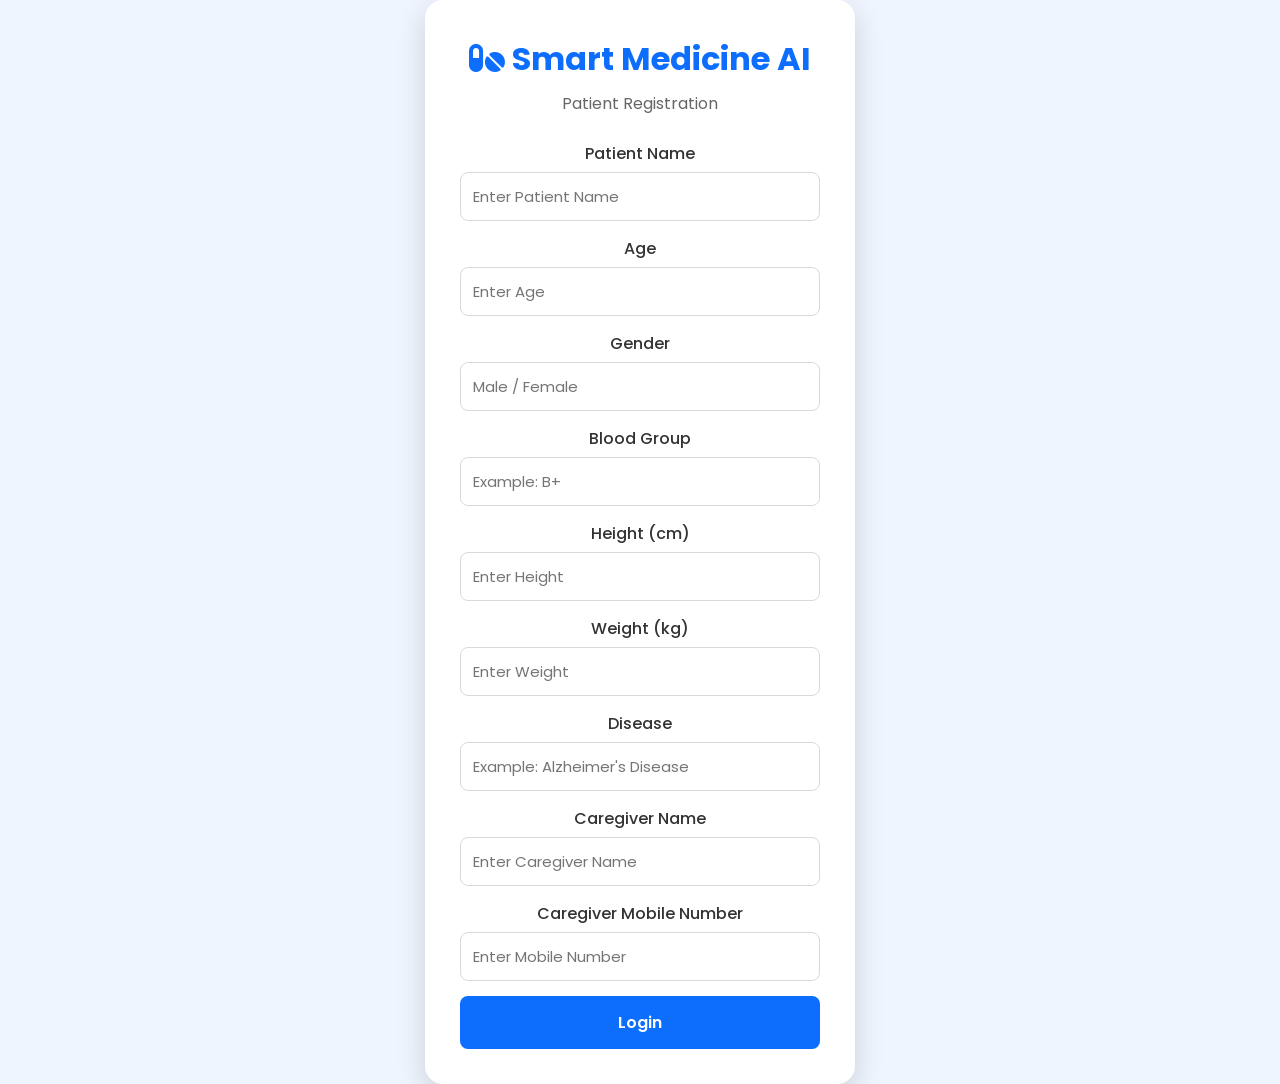
<file: index.html>
<!DOCTYPE html>
<html lang="en">

<head>

<meta charset="UTF-8">
<meta name="viewport" content="width=device-width, initial-scale=1.0">

<title>Login | Smart Medicine AI</title>

<link rel="stylesheet" href="css/style.css">

<link href="https://fonts.googleapis.com/css2?family=Poppins:wght@300;400;500;600;700&display=swap" rel="stylesheet">

<link rel="stylesheet"
href="https://cdnjs.cloudflare.com/ajax/libs/font-awesome/6.5.2/css/all.min.css">

<style>

*{
margin:0;
padding:0;
box-sizing:border-box;
font-family:'Poppins',sans-serif;
}

body{

background:#eef5ff;

display:flex;

justify-content:center;

align-items:center;

min-height:100vh;

}

.login-box{

width:430px;

background:#fff;

padding:35px;

border-radius:18px;

box-shadow:0 10px 30px rgba(0,0,0,0.15);

}

.login-box h1{

text-align:center;

color:#0d6efd;

margin-bottom:8px;

}

.login-box p{

text-align:center;

color:#666;

margin-bottom:25px;

}

.input-group{

margin-bottom:15px;

}

.input-group label{

display:block;

margin-bottom:6px;

font-weight:500;

color:#333;

}

.input-group input{

width:100%;

padding:12px;

border:1px solid #d9d9d9;

border-radius:8px;

font-size:15px;

outline:none;

transition:.3s;

}

.input-group input:focus{

border-color:#0d6efd;

box-shadow:0 0 5px rgba(13,110,253,.3);

}

.login-btn{

width:100%;

padding:14px;

background:#0d6efd;

color:#fff;

font-size:16px;

font-weight:600;

border:none;

border-radius:8px;

cursor:pointer;

transition:.3s;

}

.login-btn:hover{

background:#0b5ed7;

}

</style>

</head>

<body>

<div class="login-box">

<h1>

<i class="fa-solid fa-pills"></i>

Smart Medicine AI

</h1>

<p>Patient Registration</p>

<div class="input-group">

<label>Patient Name</label>

<input
type="text"
id="patientName"
placeholder="Enter Patient Name">

</div>

<div class="input-group">

<label>Age</label>

<input
type="number"
id="patientAge"
placeholder="Enter Age">

</div>

<div class="input-group">

<label>Gender</label>

<input
type="text"
id="gender"
placeholder="Male / Female">

</div>

<div class="input-group">

<label>Blood Group</label>

<input
type="text"
id="bloodGroup"
placeholder="Example: B+">

</div>
<div class="input-group">

<label>Height (cm)</label>

<input
type="number"
id="height"
placeholder="Enter Height">

</div>

<div class="input-group">

<label>Weight (kg)</label>

<input
type="number"
id="weight"
placeholder="Enter Weight">

</div>

<div class="input-group">

<label>Disease</label>

<input
type="text"
id="disease"
placeholder="Example: Alzheimer's Disease">

</div>

<div class="input-group">

<label>Caregiver Name</label>

<input
type="text"
id="caregiverName"
placeholder="Enter Caregiver Name">

</div>

<div class="input-group">

<label>Caregiver Mobile Number</label>

<input
type="tel"
id="caregiverNumber"
placeholder="Enter Mobile Number">

</div>

<button
class="login-btn"
onclick="loginUser()">

Login

</button>

</div>

<script>

function loginUser(){

localStorage.setItem(
"patientName",
document.getElementById("patientName").value
);

localStorage.setItem(
"patientAge",
document.getElementById("patientAge").value
);

localStorage.setItem(
"gender",
document.getElementById("gender").value
);

localStorage.setItem(
"bloodGroup",
document.getElementById("bloodGroup").value
);

localStorage.setItem(
"height",
document.getElementById("height").value
);

localStorage.setItem(
"weight",
document.getElementById("weight").value
);

localStorage.setItem(
"disease",
document.getElementById("disease").value
);

localStorage.setItem(
"caregiverName",
document.getElementById("caregiverName").value
);

localStorage.setItem(
"caregiverNumber",
document.getElementById("caregiverNumber").value
);
alert("Login Successful!");

window.location.href = "dashboard.html";

}

</script>

</body>

</html>
</file>
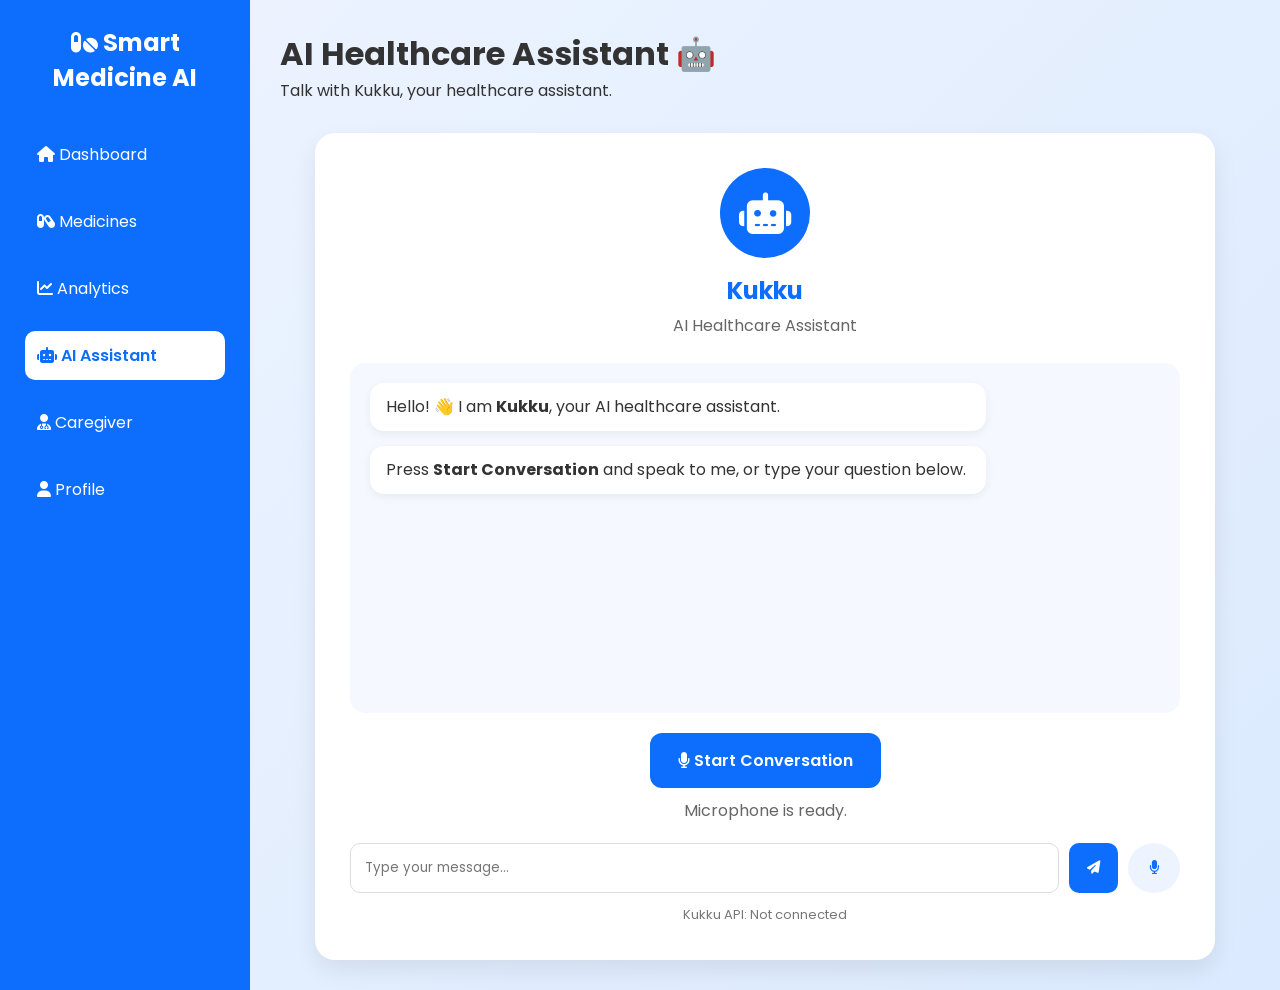
<file: ai.html>
<!DOCTYPE html>
<html lang="en">
<head>
<meta charset="UTF-8">
<meta name="viewport" content="width=device-width, initial-scale=1.0">

<title>Kukku | AI Healthcare Assistant</title>

<link rel="stylesheet" href="css/style.css">

<link href="https://fonts.googleapis.com/css2?family=Poppins:wght@300;400;500;600;700&display=swap" rel="stylesheet">

<link rel="stylesheet"
      href="https://cdnjs.cloudflare.com/ajax/libs/font-awesome/6.5.2/css/all.min.css">

<style>
.ai-main{
    flex:1;
    padding:30px;
}

.ai-container{
    max-width:900px;
    margin:0 auto;
}

.ai-card{
    background:#fff;
    border-radius:20px;
    padding:35px;
    box-shadow:0 10px 25px rgba(0,0,0,.08);
}

.ai-avatar{
    width:90px;
    height:90px;
    margin:0 auto 15px;
    border-radius:50%;
    background:#0d6efd;
    color:#fff;
    display:flex;
    align-items:center;
    justify-content:center;
    font-size:42px;
}

.ai-title{
    text-align:center;
}

.ai-title h2{
    color:#0d6efd;
    margin-bottom:5px;
}

.ai-title p{
    color:#666;
}

.chat-box{
    margin-top:25px;
    height:350px;
    overflow-y:auto;
    padding:20px;
    background:#f5f8ff;
    border-radius:15px;
}

.message{
    padding:12px 16px;
    border-radius:14px;
    margin-bottom:15px;
    max-width:78%;
    line-height:1.5;
    word-wrap:break-word;
}

.ai-message{
    background:#fff;
    box-shadow:0 3px 10px rgba(0,0,0,.06);
}

.user-message{
    background:#0d6efd;
    color:#fff;
    margin-left:auto;
}

.start-area{
    text-align:center;
    margin-top:20px;
}

.start-btn{
    border:0;
    background:#0d6efd;
    color:#fff;
    padding:15px 28px;
    border-radius:12px;
    font-size:16px;
    font-weight:600;
    cursor:pointer;
}

.start-btn:disabled{
    opacity:.7;
    cursor:not-allowed;
}

.mic-status{
    text-align:center;
    margin-top:10px;
    color:#666;
}

.input-area{
    display:flex;
    gap:10px;
    margin-top:20px;
}

.input-area input{
    flex:1;
    padding:14px;
    border:1px solid #ddd;
    border-radius:10px;
    font-family:Poppins;
}

.send-button,
.mic-button{
    border:0;
    border-radius:10px;
    padding:0 18px;
    background:#0d6efd;
    color:#fff;
    cursor:pointer;
}

.send-button:disabled{
    opacity:.7;
    cursor:not-allowed;
}

.mic-button{
    width:52px;
    padding:0;
    border-radius:50%;
    background:#eef4ff;
    color:#0d6efd;
}

.server-note{
    margin-top:12px;
    text-align:center;
    color:#777;
    font-size:13px;
}

@media(max-width:700px){
    .ai-main{
        padding:20px;
    }

    .input-area{
        flex-wrap:wrap;
    }

    .input-area input{
        min-width:100%;
        height:48px;
    }

    .send-button{
        height:48px;
    }

    .mic-button{
        height:48px;
    }
}
</style>
</head>

<body>

<div class="dashboard">

    <!-- SIDEBAR -->
    <div class="sidebar">

        <h2>
            <i class="fa-solid fa-pills"></i>
            Smart Medicine AI
        </h2>

        <ul>

            <li>
                <a href="dashboard.html">
                    <i class="fa-solid fa-house"></i>
                    Dashboard
                </a>
            </li>

            <li>
                <a href="medicines.html">
                    <i class="fa-solid fa-capsules"></i>
                    Medicines
                </a>
            </li>

            <li>
                <a href="analytics.html">
                    <i class="fa-solid fa-chart-line"></i>
                    Analytics
                </a>
            </li>

            <li class="active">
                <a href="ai.html">
                    <i class="fa-solid fa-robot"></i>
                    AI Assistant
                </a>
            </li>

            <li>
                <a href="caregiver.html">
                    <i class="fa-solid fa-user-doctor"></i>
                    Caregiver
                </a>
            </li>

            <li>
                <a href="profile.html">
                    <i class="fa-solid fa-user"></i>
                    Profile
                </a>
            </li>

        </ul>

    </div>


    <!-- MAIN -->
    <div class="ai-main">

        <div class="navbar">

            <div>
                <h1>AI Healthcare Assistant 🤖</h1>
                <p>Talk with Kukku, your healthcare assistant.</p>
            </div>

        </div>


        <div class="ai-container">

            <div class="ai-card">

                <div class="ai-avatar">
                    <i class="fa-solid fa-robot"></i>
                </div>


                <div class="ai-title">

                    <h2>Kukku</h2>

                    <p>
                        AI Healthcare Assistant
                    </p>

                </div>


                <!-- CHAT -->
                <div class="chat-box" id="chatBox">

                    <div class="message ai-message">
                        Hello! 👋 I am
                        <strong>Kukku</strong>,
                        your AI healthcare assistant.
                    </div>

                    <div class="message ai-message">
                        Press
                        <strong>Start Conversation</strong>
                        and speak to me, or type your question below.
                    </div>

                </div>


                <!-- VOICE -->
                <div class="start-area">

                    <button
                        class="start-btn"
                        id="startBtn"
                        onclick="startConversation()">

                        <i class="fa-solid fa-microphone"></i>
                        Start Conversation

                    </button>


                    <div
                        class="mic-status"
                        id="micStatus">

                        Microphone is ready.

                    </div>

                </div>


                <!-- INPUT -->
                <div class="input-area">

                    <input
                        id="userInput"
                        type="text"
                        placeholder="Type your message..."
                        autocomplete="off"
                    >

                    <button
                        class="send-button"
                        id="sendButton"
                        onclick="sendMessage()">

                        <i class="fa-solid fa-paper-plane"></i>

                    </button>


                    <button
                        class="mic-button"
                        onclick="startListening()"
                        title="Use microphone">

                        <i class="fa-solid fa-microphone"></i>

                    </button>

                </div>


                <!-- SERVER STATUS -->
                <div class="server-note">

                    Kukku API:
                    <span id="serverStatus">
                        Checking...
                    </span>

                </div>

            </div>

        </div>

    </div>

</div>


<script>

/* =========================================================
   KUKKU PRODUCTION API
   ========================================================= */

const KUKKU_API =
    "https://kukku-ai-backend.onrender.com/api/ask";

const KUKKU_HEALTH =
    "https://kukku-ai-backend.onrender.com/api/health";


/* =========================================================
   ELEMENTS
   ========================================================= */

const chatBox =
    document.getElementById("chatBox");

const userInput =
    document.getElementById("userInput");

const sendButton =
    document.getElementById("sendButton");

const startBtn =
    document.getElementById("startBtn");

const micStatus =
    document.getElementById("micStatus");

const serverStatus =
    document.getElementById("serverStatus");


/* =========================================================
   ADD MESSAGE
   ========================================================= */

function addMessage(text, type){

    const message =
        document.createElement("div");

    message.className =
        "message " +
        (type === "user"
            ? "user-message"
            : "ai-message");

    message.textContent = text;

    chatBox.appendChild(message);

    chatBox.scrollTop =
        chatBox.scrollHeight;
}


/* =========================================================
   LOADING MESSAGE
   ========================================================= */

function addLoadingMessage(){

    const message =
        document.createElement("div");

    message.className =
        "message ai-message";

    message.id =
        "kukkuLoading";

    message.textContent =
        "Kukku is thinking...";

    chatBox.appendChild(message);

    chatBox.scrollTop =
        chatBox.scrollHeight;
}


function removeLoadingMessage(){

    const loading =
        document.getElementById("kukkuLoading");

    if(loading){
        loading.remove();
    }

}


/* =========================================================
   SEND MESSAGE TO KUKKU
   ========================================================= */

async function sendToKukku(message){

    addLoadingMessage();

    sendButton.disabled = true;

    try{

        const response =
            await fetch(
                KUKKU_API,
                {
                    method:"POST",

                    headers:{
                        "Content-Type":
                            "application/json"
                    },

                    body:JSON.stringify({
                        question:message
                    })
                }
            );


        if(!response.ok){

            throw new Error(
                "HTTP error: " +
                response.status
            );

        }


        const data =
            await response.json();


        removeLoadingMessage();


        /*
         * KUKKU returns:
         *
         * {
         *   "answer":"...",
         *   "intent":"..."
         * }
         */

        const answer =
            data.answer ||
            "Kukku did not return an answer.";


        addMessage(
            answer,
            "ai"
        );


        /*
         * Optional voice output.
         * Currently disabled so we don't
         * change the existing UI behavior.
         */


    }

    catch(error){

        console.error(
            "KUKKU API error:",
            error
        );


        removeLoadingMessage();


        addMessage(
            "Kukku is currently unavailable. Please try again.",
            "ai"
        );

    }

    finally{

        sendButton.disabled = false;

    }

}


/* =========================================================
   SEND BUTTON
   ========================================================= */

function sendMessage(){

    const message =
        userInput.value.trim();


    if(!message){
        return;
    }


    addMessage(
        message,
        "user"
    );


    userInput.value = "";


    sendToKukku(message);

}


/* =========================================================
   START CONVERSATION
   ========================================================= */

function startConversation(){

    startListening();

}


/* =========================================================
   MICROPHONE
   ========================================================= */

function startListening(){

    const SpeechRecognition =
        window.SpeechRecognition ||
        window.webkitSpeechRecognition;


    if(!SpeechRecognition){

        micStatus.textContent =
            "Voice recognition is not supported in this browser.";

        return;

    }


    const recognition =
        new SpeechRecognition();


    recognition.lang =
        "en-IN";

    recognition.continuous =
        false;

    recognition.interimResults =
        false;


    micStatus.textContent =
        "🎙️ Listening...";

    startBtn.disabled =
        true;


    try{

        recognition.start();

    }

    catch(error){

        console.error(error);

        micStatus.textContent =
            "Microphone could not be started.";

        startBtn.disabled =
            false;

        return;

    }


    recognition.onresult =
        function(event){

            const question =
                event
                .results[0][0]
                .transcript;


            micStatus.textContent =
                "You said: " + question;


            addMessage(
                question,
                "user"
            );


            sendToKukku(
                question
            );

        };


    recognition.onerror =
        function(event){

            console.error(
                "Speech recognition error:",
                event.error
            );


            micStatus.textContent =
                "Microphone error. Please try again.";

        };


    recognition.onend =
        function(){

            startBtn.disabled =
                false;


            if(
                micStatus.textContent ===
                "🎙️ Listening..."
            ){

                micStatus.textContent =
                    "Microphone is ready.";

            }

        };

}


/* =========================================================
   ENTER KEY
   ========================================================= */

userInput.addEventListener(
    "keydown",
    function(event){

        if(event.key === "Enter"){

            event.preventDefault();

            sendMessage();

        }

    }
);


/* =========================================================
   CHECK KUKKU SERVER
   ========================================================= */

async function checkKukkuServer(){

    try{

        const response =
            await fetch(
                KUKKU_HEALTH
            );


        if(!response.ok){

            throw new Error(
                "Server unavailable"
            );

        }


        serverStatus.textContent =
            "Connected";


    }

    catch(error){

        console.error(
            "KUKKU health check:",
            error
        );


        serverStatus.textContent =
            "Not connected";

    }

}


/* =========================================================
   START SERVER CHECK
   ========================================================= */

checkKukkuServer();

</script>

</body>
</html>
</file>
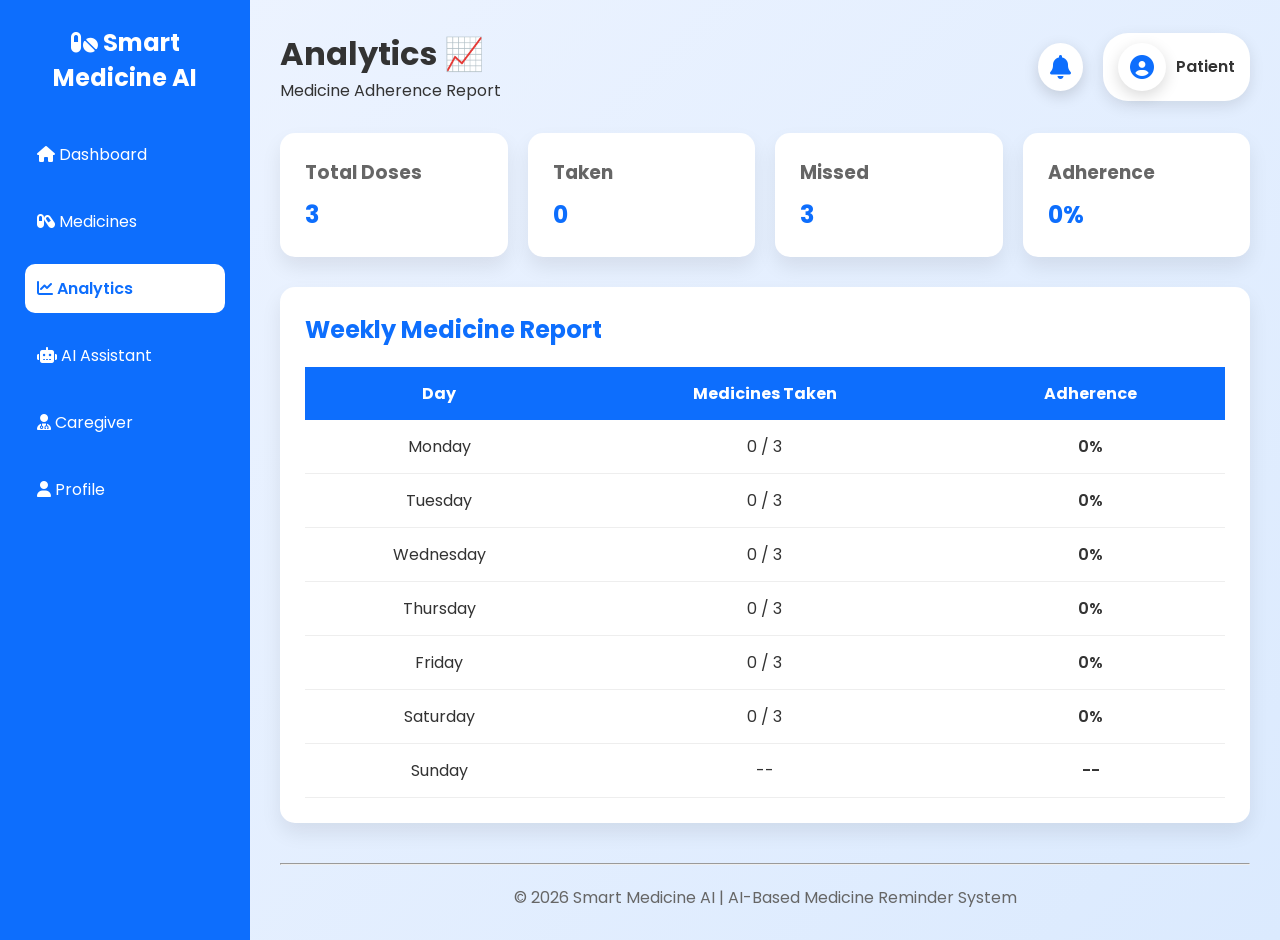
<file: analytics.html>
<!DOCTYPE html>
<html lang="en">

<head>

<meta charset="UTF-8">

<meta name="viewport"
content="width=device-width, initial-scale=1.0">

<title>Analytics | Smart Medicine AI</title>

<link rel="stylesheet"
href="css/style.css">

<link href="https://fonts.googleapis.com/css2?family=Poppins:wght@300;400;500;600;700&display=swap"
rel="stylesheet">

<link rel="stylesheet"
href="https://cdnjs.cloudflare.com/ajax/libs/font-awesome/6.5.2/css/all.min.css">

</head>


<body>


<div class="dashboard">


<div class="sidebar">

<h2>

<i class="fa-solid fa-pills"></i>

Smart Medicine AI

</h2>


<ul>

<li>

<a href="dashboard.html">

<i class="fa-solid fa-house"></i>

Dashboard

</a>

</li>


<li>

<a href="medicines.html">

<i class="fa-solid fa-capsules"></i>

Medicines

</a>

</li>


<li class="active">

<a href="analytics.html">

<i class="fa-solid fa-chart-line"></i>

Analytics

</a>

</li>


<li>

<a href="ai.html">

<i class="fa-solid fa-robot"></i>

AI Assistant

</a>

</li>


<li>

<a href="caregiver.html">

<i class="fa-solid fa-user-doctor"></i>

Caregiver

</a>

</li>


<li>

<a href="profile.html">

<i class="fa-solid fa-user"></i>

Profile

</a>

</li>

</ul>

</div>



<div class="main">


<div class="navbar">


<div>

<h1>
Analytics 📈
</h1>

<p>
Medicine Adherence Report
</p>

</div>


<div class="nav-icons">

<i class="fa-solid fa-bell"></i>


<div class="profile-box">

<i class="fa-solid fa-user-circle"></i>

<span id="topPatientName">
Patient
</span>

</div>

</div>

</div>



<div class="cards">


<div class="card">

<h3>
Total Doses
</h3>

<h2 id="totalDoses">
0
</h2>

</div>


<div class="card">

<h3>
Taken
</h3>

<h2 id="takenDoses">
0
</h2>

</div>


<div class="card">

<h3>
Missed
</h3>

<h2 id="missedDoses">
0
</h2>

</div>


<div class="card">

<h3>
Adherence
</h3>

<h2 id="adherence">
0%
</h2>

</div>


</div>



<div class="schedule">


<h2>
Weekly Medicine Report
</h2>


<div style="overflow-x:auto;">


<table>

<thead>

<tr>

<th>
Day
</th>

<th>
Medicines Taken
</th>

<th>
Adherence
</th>

</tr>

</thead>


<tbody id="weeklyReport">

</tbody>

</table>


</div>

</div>



<footer
style="text-align:center;margin-top:40px;color:#666;">

<hr style="margin-bottom:20px;">

<p>
© 2026 Smart Medicine AI |
AI-Based Medicine Reminder System
</p>

</footer>


</div>

</div>


<script src="js/script.js"></script>


<script>

function loadAnalytics(){

    const patientName =
        localStorage.getItem(
            "patientName"
        ) || "Patient";


    document.getElementById(
        "topPatientName"
    ).textContent =
        patientName;



    const medicines =
        getMedicines();


    const takenData =
        getTakenMedicines();


    const today =
        todayDate();


    const takenToday =
        takenData[today] || {};


    let takenCount = 0;


    medicines.forEach(
        function(medicine){

            if(
                takenToday[medicine.id]
            ){

                takenCount++;

            }

        }
    );


    const total =
        medicines.length;


    const missed =
        Math.max(
            total - takenCount,
            0
        );


    const adherence =
        total > 0

        ?

        Math.round(
            (takenCount / total) * 100
        )

        :

        0;



    document.getElementById(
        "totalDoses"
    ).textContent =
        total;


    document.getElementById(
        "takenDoses"
    ).textContent =
        takenCount;


    document.getElementById(
        "missedDoses"
    ).textContent =
        missed;


    document.getElementById(
        "adherence"
    ).textContent =
        adherence + "%";



    /* WEEKLY REPORT */

    const body =
        document.getElementById(
            "weeklyReport"
        );


    body.innerHTML = "";


    const days = [

        "Monday",

        "Tuesday",

        "Wednesday",

        "Thursday",

        "Friday",

        "Saturday",

        "Sunday"

    ];


    const now =
        new Date();


    const currentDay =
        now.getDay();


    const mondayOffset =
        currentDay === 0
        ? -6
        : 1 - currentDay;



    for(
        let i = 0;
        i < 7;
        i++
    ){

        const date =
            new Date();


        date.setDate(
            now.getDate() +
            mondayOffset +
            i
        );


        const year =
            date.getFullYear();


        const month =
            String(
                date.getMonth() + 1
            ).padStart(2,"0");


        const day =
            String(
                date.getDate()
            ).padStart(2,"0");


        const dateKey =
            year +
            "-" +
            month +
            "-" +
            day;


        const dayData =
            takenData[dateKey] || {};


        let dayTaken = 0;


        medicines.forEach(
            function(medicine){

                if(
                    dayData[
                        medicine.id
                    ]
                ){

                    dayTaken++;

                }

            }
        );


        const isFuture =
            date > now;


        const expected =
            isFuture
            ? 0
            : total;


        const percentage =
            expected > 0

            ?

            Math.round(
                (dayTaken / expected) * 100
            )

            :

            0;


        const row =
            document.createElement(
                "tr"
            );


        row.innerHTML =

            "<td>" +
            days[i] +
            "</td>" +

            "<td>" +

            (
                isFuture

                ?

                "--"

                :

                dayTaken +
                " / " +
                expected
            )

            +

            "</td>" +

            "<td style='font-weight:600;'>" +

            (
                isFuture

                ?

                "--"

                :

                percentage +
                "%"
            )

            +

            "</td>";


        body.appendChild(row);

    }

}


document.addEventListener(
    "DOMContentLoaded",
    loadAnalytics
);


window.addEventListener(
    "medicineStatusChanged",
    loadAnalytics
);


window.addEventListener(
    "storage",
    loadAnalytics
);

</script>

</body>

</html>
</file>
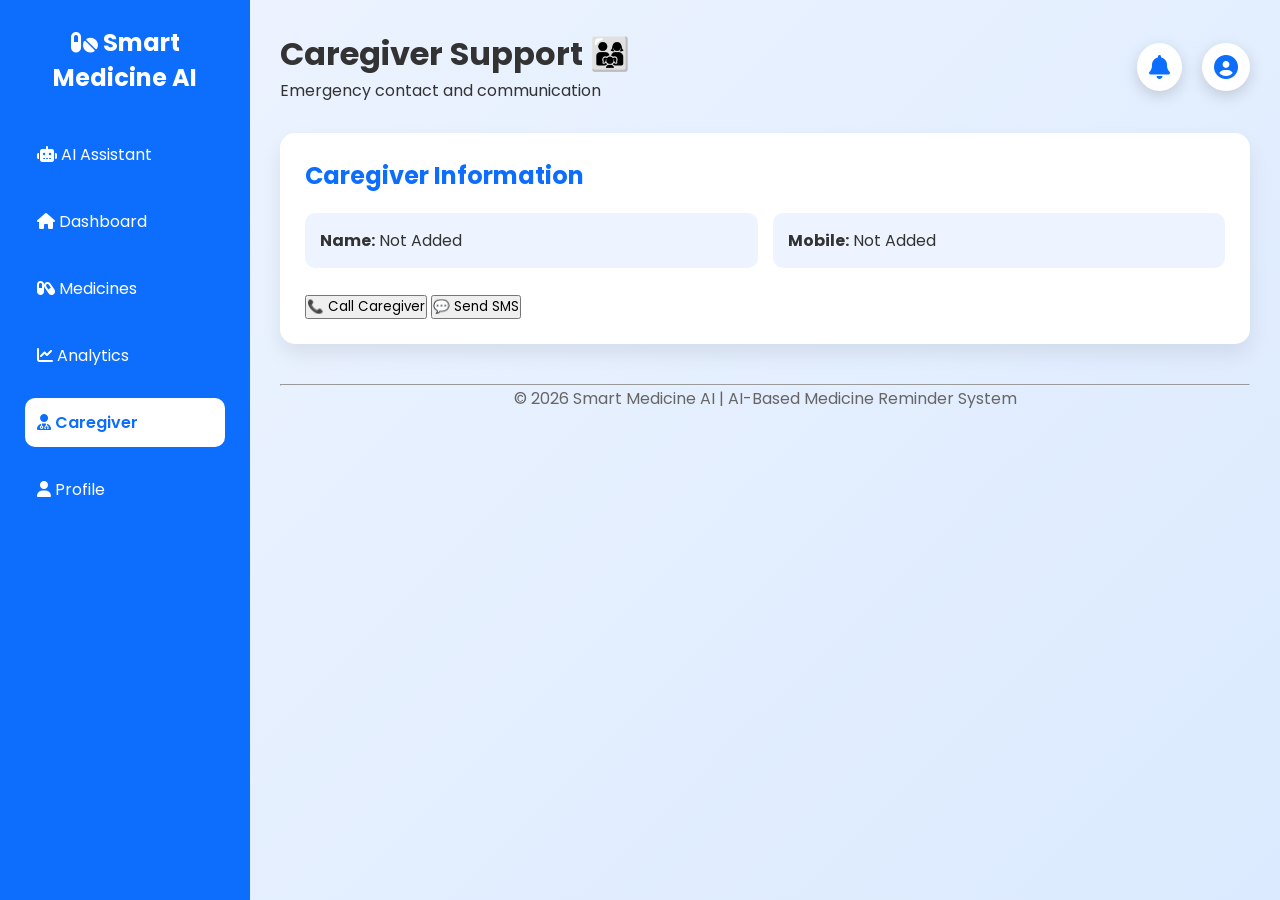
<file: caregiver.html>
<!DOCTYPE html>
<html lang="en">

<head>

<meta charset="UTF-8">
<meta name="viewport" content="width=device-width, initial-scale=1.0">

<title>Caregiver | Smart Medicine AI</title>

<link rel="stylesheet" href="css/style.css">

<link href="https://fonts.googleapis.com/css2?family=Poppins:wght@300;400;500;600;700&display=swap" rel="stylesheet">

<link rel="stylesheet"
href="https://cdnjs.cloudflare.com/ajax/libs/font-awesome/6.5.2/css/all.min.css">

</head>


<body>


<div class="dashboard">


<div class="sidebar">

<h2>
<i class="fa-solid fa-pills"></i>
Smart Medicine AI
</h2>


<ul>
    <li>
    <a href="ai.html">
        <i class="fa-solid fa-robot"></i>
        AI Assistant
    </a>
</li>

<li><a href="dashboard.html">
<i class="fa-solid fa-house"></i> Dashboard
</a></li>


<li><a href="medicines.html">
<i class="fa-solid fa-capsules"></i> Medicines
</a></li>


<li><a href="analytics.html">
<i class="fa-solid fa-chart-line"></i> Analytics
</a></li>


<li class="active"><a href="caregiver.html">
<i class="fa-solid fa-user-doctor"></i> Caregiver
</a></li>


<li><a href="profile.html">
<i class="fa-solid fa-user"></i> Profile
</a></li>


</ul>

</div>



<div class="main">


<div class="navbar">

<div>

<h1>Caregiver Support 👨‍👩‍👧</h1>

<p>Emergency contact and communication</p>

</div>


<div class="nav-icons">

<i class="fa-solid fa-bell"></i>

<i class="fa-solid fa-user-circle"></i>

</div>

</div>




<div class="patient-card">


<h2>Caregiver Information</h2>


<div class="patient-grid">


<div>
<strong>Name:</strong>
<span id="caregiverName">Not Added</span>
</div>


<div>
<strong>Mobile:</strong>
<span id="caregiverNumber">Not Added</span>
</div>


</div>


<br>


<button class="take-btn" onclick="callCaregiver()">

📞 Call Caregiver

</button>



<button class="take-btn" onclick="sendSMS()">

💬 Send SMS

</button>



</div>



<footer style="text-align:center; margin-top:40px; color:#666;">

<hr>

<p>
© 2026 Smart Medicine AI | AI-Based Medicine Reminder System
</p>

</footer>



</div>

</div>



<script src="js/script.js"></script>



<script>


window.onload=function(){


let name=localStorage.getItem("caregiverName");

let number=localStorage.getItem("caregiverNumber");


if(name){

document.getElementById("caregiverName").innerHTML=name;

}


if(number){

document.getElementById("caregiverNumber").innerHTML=number;

}


}



function callCaregiver(){


let number=localStorage.getItem("caregiverNumber");


if(number){

window.location.href="tel:"+number;

}

else{

alert("Please add caregiver number first");

}


}



function sendSMS(){


let number=localStorage.getItem("caregiverNumber");


if(number){

window.location.href=
"sms:"+number+"?body=Patient needs assistance.";

}

else{

alert("Please add caregiver number first");

}


}


</script>



</body>

</html>
</file>
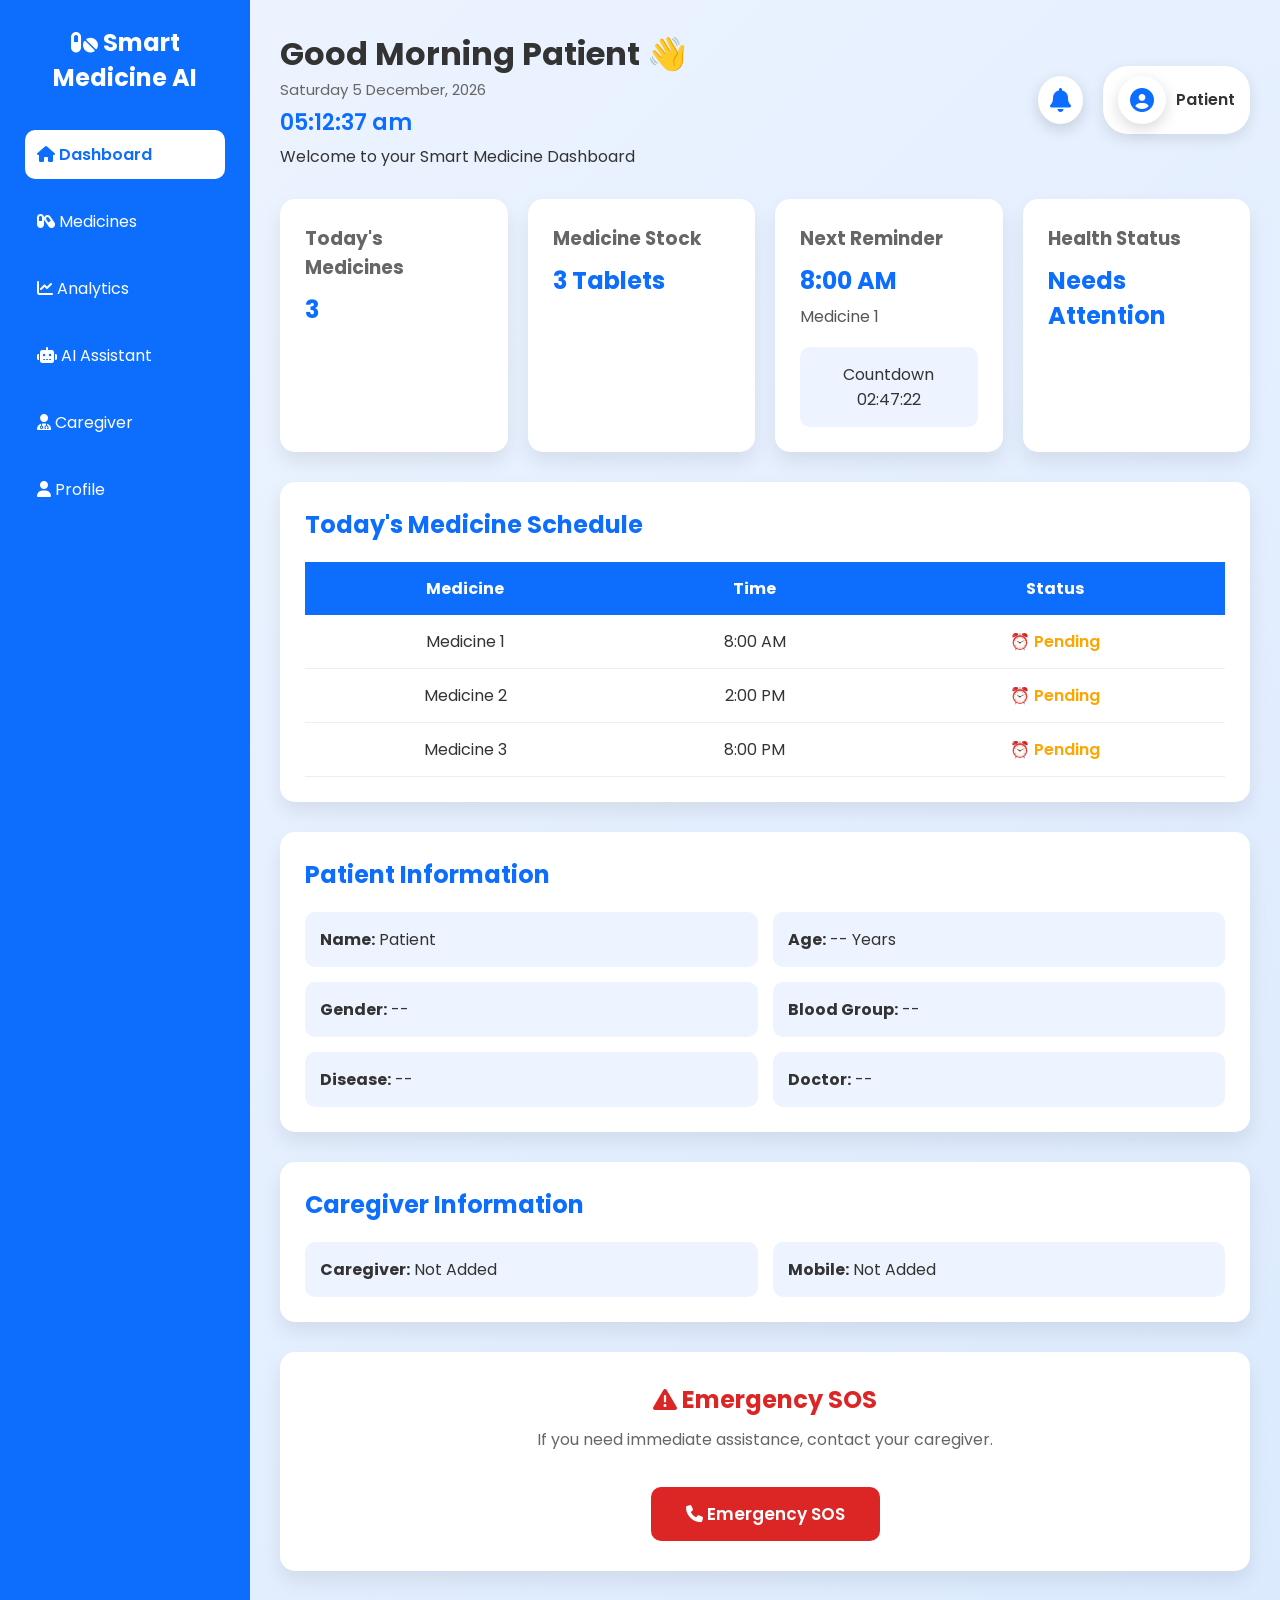
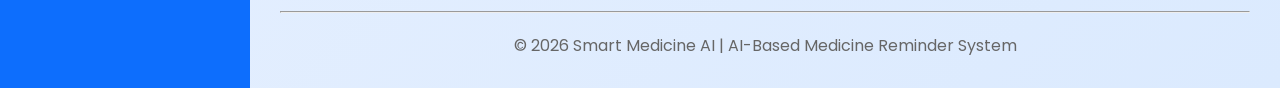
<file: dashboard.html>
<!DOCTYPE html>
<html lang="en">

<head>

<meta charset="UTF-8">

<meta name="viewport"
      content="width=device-width, initial-scale=1.0">

<title>Dashboard | Smart Medicine AI</title>

<link rel="stylesheet"
      href="css/style.css">

<link href="https://fonts.googleapis.com/css2?family=Poppins:wght@300;400;500;600;700&display=swap"
      rel="stylesheet">

<link rel="stylesheet"
      href="https://cdnjs.cloudflare.com/ajax/libs/font-awesome/6.5.2/css/all.min.css">


<style>

.top-summary{

    display:grid;

    grid-template-columns:
    repeat(4,1fr);

    gap:20px;

    width:100%;

    margin-top:25px;

    margin-bottom:30px;

}


.top-summary .card{

    margin:0;

    min-width:0;

    min-height:150px;

}


.countdown-box{

    margin-top:18px;

    background:#eef4ff;

    padding:15px;

    border-radius:10px;

    text-align:center;

}


.status-pending{

    color:orange;

    font-weight:600;

}


.status-taken{

    color:green;

    font-weight:600;

}


.caregiver-card{

    margin-top:30px;

    background:white;

    padding:25px;

    border-radius:15px;

    box-shadow:0 10px 20px rgba(0,0,0,.08);

}


.caregiver-card h2{

    color:#0d6efd;

    margin-bottom:20px;

}


.caregiver-info{

    display:grid;

    grid-template-columns:
    repeat(2,1fr);

    gap:15px;

}


.caregiver-info div{

    background:#eef4ff;

    padding:15px;

    border-radius:10px;

}


.sos-card{

    margin-top:30px;

    background:white;

    padding:30px;

    border-radius:15px;

    text-align:center;

    box-shadow:0 10px 20px rgba(0,0,0,.08);

}


.sos-card h2{

    color:#dc2626;

    margin-bottom:10px;

}


.sos-card p{

    color:#666;

    margin-bottom:15px;

}


.sos-btn{

    padding:14px 35px;

    border:none;

    border-radius:10px;

    background:#dc2626;

    color:white;

    font-size:17px;

    font-weight:600;

    cursor:pointer;

}


.sos-btn:hover{

    background:#b91c1c;

}


@media(max-width:1100px){

    .top-summary{

        grid-template-columns:
        repeat(2,1fr);

    }

}


@media(max-width:700px){

    .top-summary{

        grid-template-columns:1fr;

    }

    .patient-grid{

        grid-template-columns:1fr;

    }

    .caregiver-info{

        grid-template-columns:1fr;

    }

    .navbar{

        flex-direction:column;

        align-items:flex-start;

        gap:15px;

    }

}

</style>

</head>


<body>


<div class="dashboard">


<!-- SIDEBAR -->

<div class="sidebar">

<h2>

<i class="fa-solid fa-pills"></i>

Smart Medicine AI

</h2>


<ul>

<li class="active">

<a href="dashboard.html">

<i class="fa-solid fa-house"></i>

Dashboard

</a>

</li>


<li>

<a href="medicines.html">

<i class="fa-solid fa-capsules"></i>

Medicines

</a>

</li>


<li>

<a href="analytics.html">

<i class="fa-solid fa-chart-line"></i>

Analytics

</a>

</li>


<li>

<a href="ai.html">

<i class="fa-solid fa-robot"></i>

AI Assistant

</a>

</li>


<li>

<a href="caregiver.html">

<i class="fa-solid fa-user-doctor"></i>

Caregiver

</a>

</li>


<li>

<a href="profile.html">

<i class="fa-solid fa-user"></i>

Profile

</a>

</li>

</ul>

</div>



<!-- MAIN -->

<div class="main">


<!-- NAVBAR -->

<div class="navbar">


<div>

<h1>

<span id="greeting">
Good Morning
</span>

<span id="dashboardPatientName">
Patient
</span>

👋

</h1>


<p id="date">
Loading date...
</p>


<div id="clock">
Loading time...
</div>


<p style="margin-top:5px;">

Welcome to your Smart Medicine Dashboard

</p>

</div>


<div class="nav-icons">

<i class="fa-solid fa-bell"></i>


<div class="profile-box">

<i class="fa-solid fa-user-circle"></i>

<span id="topPatientName">
Patient
</span>

</div>

</div>

</div>



<!-- FOUR TOP BOXES -->

<div class="top-summary">


<div class="card dashboard-card">

<h3>
Today's Medicines
</h3>

<h2 id="todayMedicineCount">
3
</h2>

</div>



<div class="card dashboard-card">

<h3>
Medicine Stock
</h3>

<h2 id="medicineStock">
3 Tablets
</h2>

</div>



<div class="card dashboard-card">

<h3>
Next Reminder
</h3>

<h2 id="nextReminder">
--
</h2>

<div id="nextMedicineName"
     style="margin-top:6px;color:#555;">

</div>


<div class="countdown-box">

<div>
Countdown
</div>

<span id="countdown">
--
</span>

</div>

</div>



<div class="card dashboard-card">

<h3>
Health Status
</h3>

<h2 id="healthStatus">
Stable
</h2>

</div>

</div>



<!-- MEDICINE SCHEDULE -->

<div class="schedule">

<h2>
Today's Medicine Schedule
</h2>


<div style="overflow-x:auto;">

<table>

<thead>

<tr>

<th>
Medicine
</th>

<th>
Time
</th>

<th>
Status
</th>

</tr>

</thead>


<tbody id="medicineTableBody">

</tbody>

</table>

</div>

</div>



<!-- PATIENT INFORMATION -->

<div class="patient-card">

<h2>
Patient Information
</h2>


<div class="patient-grid">


<div>

<strong>Name:</strong>

<span id="patientName">
Patient
</span>

</div>


<div>

<strong>Age:</strong>

<span id="patientAge">
--
</span>

</div>


<div>

<strong>Gender:</strong>

<span id="gender">
--
</span>

</div>


<div>

<strong>Blood Group:</strong>

<span id="bloodGroup">
--
</span>

</div>


<div>

<strong>Disease:</strong>

<span id="disease">
--
</span>

</div>


<div>

<strong>Doctor:</strong>

<span id="doctor">
--
</span>

</div>


</div>

</div>



<!-- CAREGIVER -->

<div class="caregiver-card">

<h2>
Caregiver Information
</h2>


<div class="caregiver-info">


<div>

<strong>Caregiver:</strong>

<span id="caregiverName">
Not Added
</span>

</div>


<div>

<strong>Mobile:</strong>

<span id="caregiverNumber">
Not Added
</span>

</div>


</div>

</div>



<!-- SOS -->

<div class="sos-card">

<h2>

<i class="fa-solid fa-triangle-exclamation"></i>

Emergency SOS

</h2>


<p>
If you need immediate assistance,
contact your caregiver.
</p>


<button
class="sos-btn"
onclick="sendSOS()">

<i class="fa-solid fa-phone"></i>

Emergency SOS

</button>

</div>



<footer
style="text-align:center;margin-top:40px;color:#666;">

<hr style="margin-bottom:20px;">

<p>
© 2026 Smart Medicine AI |
AI-Based Medicine Reminder System
</p>

</footer>


</div>

</div>



<script src="js/script.js"></script>


<script>

function loadDashboard(){

    const name =
        localStorage.getItem("patientName")
        || "Patient";

    const age =
        localStorage.getItem("patientAge")
        || "--";

    const gender =
        localStorage.getItem("gender")
        || "--";

    const blood =
        localStorage.getItem("bloodGroup")
        || "--";

    const disease =
        localStorage.getItem("disease")
        || "--";

    const doctor =
        localStorage.getItem("doctor")
        || "--";

    const caregiver =
        localStorage.getItem("caregiverName")
        || "Not Added";

    const caregiverNumber =
        localStorage.getItem("caregiverNumber")
        || "Not Added";


    document.getElementById(
        "dashboardPatientName"
    ).textContent = name;


    document.getElementById(
        "topPatientName"
    ).textContent = name;


    document.getElementById(
        "patientName"
    ).textContent = name;


    document.getElementById(
        "patientAge"
    ).textContent = age + " Years";


    document.getElementById(
        "gender"
    ).textContent = gender;


    document.getElementById(
        "bloodGroup"
    ).textContent = blood;


    document.getElementById(
        "disease"
    ).textContent = disease;


    document.getElementById(
        "doctor"
    ).textContent = doctor;


    document.getElementById(
        "caregiverName"
    ).textContent = caregiver;


    document.getElementById(
        "caregiverNumber"
    ).textContent = caregiverNumber;



    const medicines =
        getMedicines();


    document.getElementById(
        "todayMedicineCount"
    ).textContent =
        medicines.length;


    document.getElementById(
        "medicineStock"
    ).textContent =
        medicines.length + " Tablets";



    const body =
        document.getElementById(
            "medicineTableBody"
        );


    body.innerHTML = "";


    const takenData =
        getTakenMedicines();


    const today =
        todayDate();


    let takenCount = 0;


    medicines.forEach(
        function(medicine){

            const taken =
                takenData[today] &&
                takenData[today][medicine.id];


            if(taken){
                takenCount++;
            }


            const row =
                document.createElement("tr");


            row.innerHTML =

                "<td>" +
                medicine.name +
                "</td>" +

                "<td>" +
                formatMedicineTime(
                    medicine.time
                ) +
                "</td>" +

                "<td>" +

                (
                    taken

                    ?

                    '<span class="status-taken">✔ Taken</span>'

                    :

                    '<span class="status-pending">⏰ Pending</span>'
                )

                +

                "</td>";


            body.appendChild(row);

        }
    );



    document.getElementById(
        "healthStatus"
    ).textContent =

        takenCount === medicines.length

        ? "Stable"

        : "Needs Attention";



    /* NEXT REMINDER */

    const now =
        new Date();


    const currentMinutes =
        now.getHours() * 60 +
        now.getMinutes();


    let next =
        null;


    medicines.forEach(
        function(medicine){

            const parts =
                medicine.time.split(":");

            const mins =
                Number(parts[0]) * 60 +
                Number(parts[1]);


            if(
                mins >= currentMinutes &&
                !next
            ){

                next = medicine;

            }

        }
    );


    if(!next){

        next = medicines[0];

    }


    if(next){

        document.getElementById(
            "nextReminder"
        ).textContent =
            formatMedicineTime(
                next.time
            );


        document.getElementById(
            "nextMedicineName"
        ).textContent =
            next.name;


        startCountdown(
            next.time
        );

    }

}


let countdownInterval;


function startCountdown(time){

    clearInterval(
        countdownInterval
    );


    function update(){

        const parts =
            time.split(":");


        const target =
            new Date();


        target.setHours(
            Number(parts[0]),
            Number(parts[1]),
            0,
            0
        );


        const now =
            new Date();


        if(target <= now){

            target.setDate(
                target.getDate() + 1
            );

        }


        const difference =
            Math.floor(
                (target - now) / 1000
            );


        const hours =
            Math.floor(
                difference / 3600
            );


        const minutes =
            Math.floor(
                (difference % 3600) / 60
            );


        const seconds =
            difference % 60;


        document.getElementById(
            "countdown"
        ).textContent =

            String(hours).padStart(2,"0")
            + ":" +

            String(minutes).padStart(2,"0")
            + ":" +

            String(seconds).padStart(2,"0");

    }


    update();


    countdownInterval =
        setInterval(
            update,
            1000
        );

}


document.addEventListener(
    "DOMContentLoaded",
    loadDashboard
);


window.addEventListener(
    "storage",
    loadDashboard
);


window.addEventListener(
    "medicineStatusChanged",
    loadDashboard
);

</script>

</body>
</html>
</file>
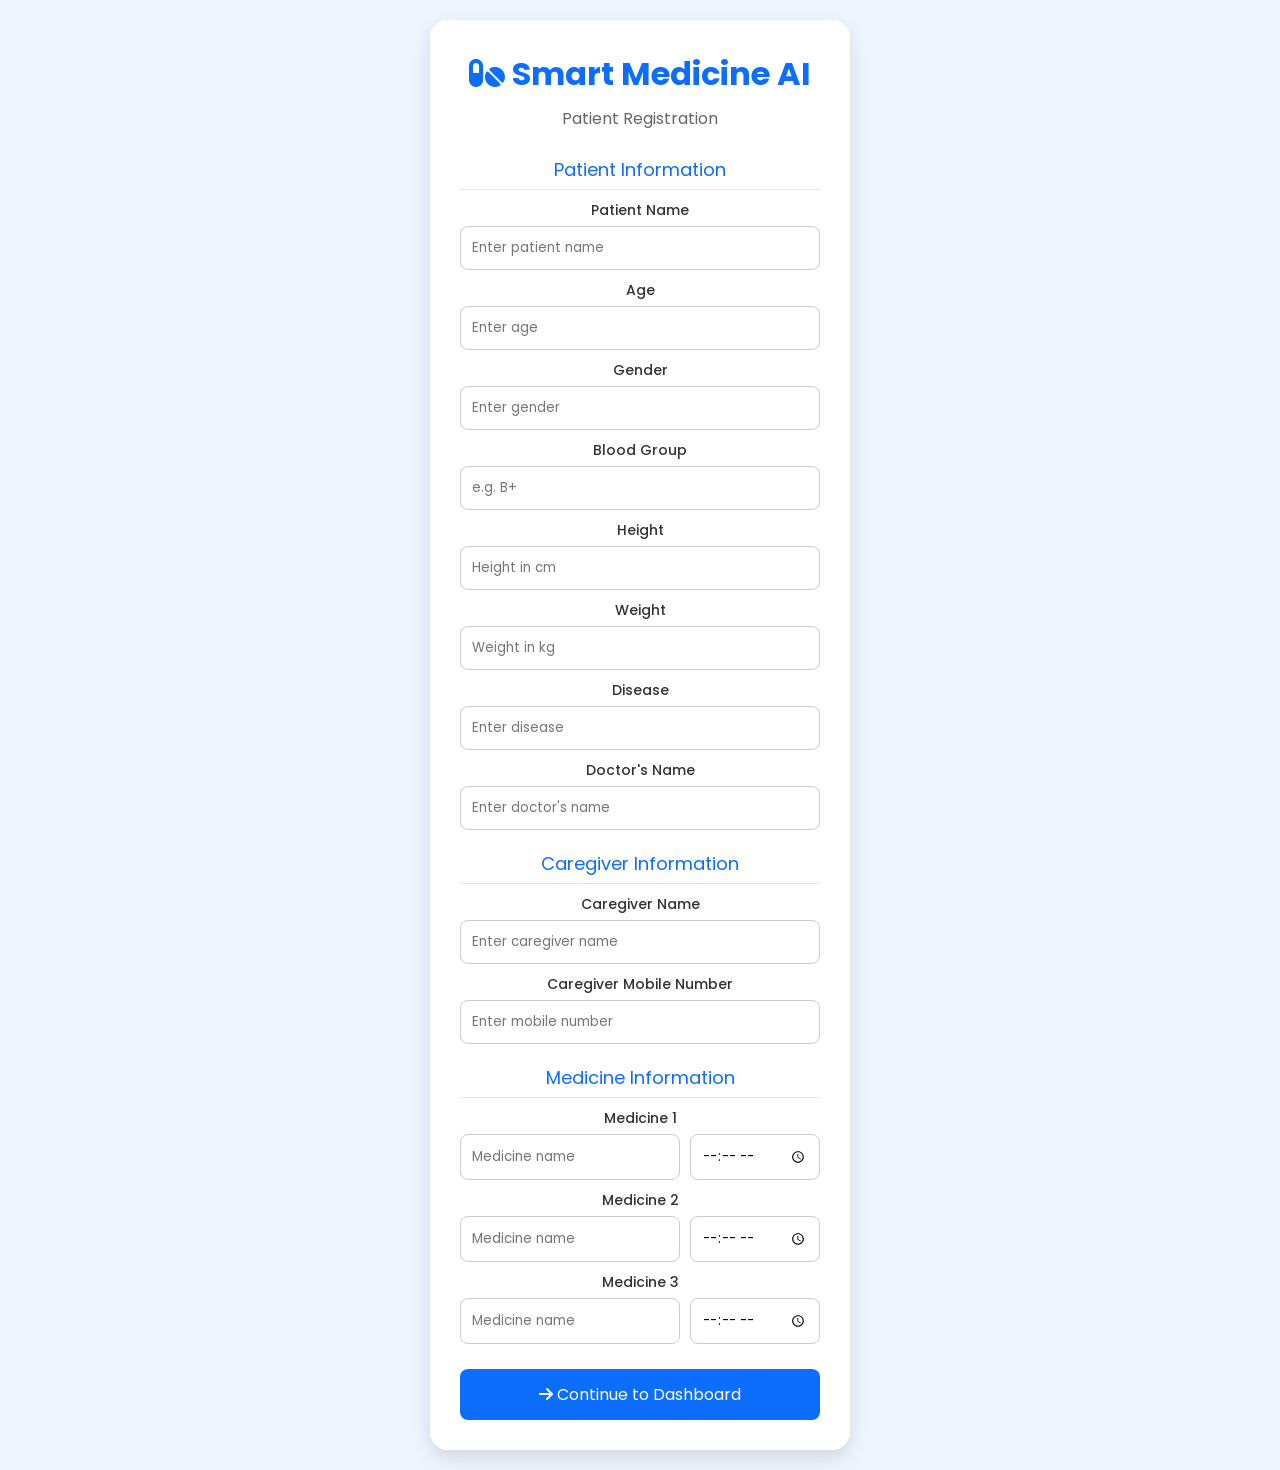
<file: login.html>
<!DOCTYPE html>
<html lang="en">

<head>
<meta charset="UTF-8">
<meta name="viewport" content="width=device-width, initial-scale=1.0">

<title>Login | Smart Medicine AI</title>

<link rel="stylesheet" href="css/style.css">

<link href="https://fonts.googleapis.com/css2?family=Poppins:wght@300;400;500;600;700&display=swap"
rel="stylesheet">

<link rel="stylesheet"
href="https://cdnjs.cloudflare.com/ajax/libs/font-awesome/6.5.2/css/all.min.css">

<style>

body{
    font-family:Poppins,sans-serif;
    background:#eef5ff;
    display:flex;
    justify-content:center;
    align-items:center;
    min-height:100vh;
    margin:0;
    padding:20px;
    box-sizing:border-box;
}

.login-box{
    background:#ffffff;
    padding:30px;
    width:420px;
    max-width:100%;
    border-radius:18px;
    box-shadow:0 8px 20px rgba(0,0,0,0.12);
    box-sizing:border-box;
}

h1{
    text-align:center;
    color:#0d6efd;
    margin-top:0;
    margin-bottom:5px;
}

.subtitle{
    text-align:center;
    color:#666;
    margin-bottom:25px;
}

.section-title{
    color:#0d6efd;
    font-size:18px;
    margin-top:20px;
    margin-bottom:8px;
    border-bottom:1px solid #dce8f8;
    padding-bottom:6px;
}

label{
    display:block;
    font-size:14px;
    font-weight:500;
    margin-top:10px;
    color:#333;
}

input{
    width:100%;
    padding:11px;
    margin-top:5px;
    border:1px solid #ccc;
    border-radius:8px;
    box-sizing:border-box;
    font-family:Poppins,sans-serif;
}

input:focus{
    outline:none;
    border-color:#0d6efd;
}

.medicine-row{
    display:grid;
    grid-template-columns:1fr 130px;
    gap:10px;
}

button{
    width:100%;
    padding:13px;
    margin-top:25px;
    background:#0d6efd;
    color:#fff;
    border:none;
    border-radius:8px;
    font-size:16px;
    font-family:Poppins,sans-serif;
    cursor:pointer;
}

button:hover{
    background:#0b5ed7;
}

@media(max-width:500px){

    .login-box{
        padding:22px;
    }

    .medicine-row{
        grid-template-columns:1fr;
        gap:0;
    }

}

</style>

</head>


<body>

<div class="login-box">

    <h1>
        <i class="fa-solid fa-pills"></i>
        Smart Medicine AI
    </h1>

    <p class="subtitle">
        Patient Registration
    </p>


    <!-- ================= PATIENT INFORMATION ================= -->

    <div class="section-title">
        Patient Information
    </div>

    <label>Patient Name</label>
    <input
        id="patientName"
        type="text"
        placeholder="Enter patient name"
    >

    <label>Age</label>
    <input
        id="patientAge"
        type="number"
        placeholder="Enter age"
    >

    <label>Gender</label>
    <input
        id="gender"
        type="text"
        placeholder="Enter gender"
    >

    <label>Blood Group</label>
    <input
        id="bloodGroup"
        type="text"
        placeholder="e.g. B+"
    >

    <label>Height</label>
    <input
        id="height"
        type="text"
        placeholder="Height in cm"
    >

    <label>Weight</label>
    <input
        id="weight"
        type="text"
        placeholder="Weight in kg"
    >

    <label>Disease</label>
    <input
        id="disease"
        type="text"
        placeholder="Enter disease"
    >

    <label>Doctor's Name</label>
    <input
        id="doctor"
        type="text"
        placeholder="Enter doctor's name"
    >


    <!-- ================= CAREGIVER ================= -->

    <div class="section-title">
        Caregiver Information
    </div>

    <label>Caregiver Name</label>
    <input
        id="caregiverName"
        type="text"
        placeholder="Enter caregiver name"
    >

    <label>Caregiver Mobile Number</label>
    <input
        id="caregiverNumber"
        type="tel"
        placeholder="Enter mobile number"
    >


    <!-- ================= MEDICINES ================= -->

    <div class="section-title">
        Medicine Information
    </div>


    <!-- MEDICINE 1 -->

    <label>Medicine 1</label>

    <div class="medicine-row">

        <input
            id="medicine1"
            type="text"
            placeholder="Medicine name"
        >

        <input
            id="medicine1Time"
            type="time"
        >

    </div>


    <!-- MEDICINE 2 -->

    <label>Medicine 2</label>

    <div class="medicine-row">

        <input
            id="medicine2"
            type="text"
            placeholder="Medicine name"
        >

        <input
            id="medicine2Time"
            type="time"
        >

    </div>


    <!-- MEDICINE 3 -->

    <label>Medicine 3</label>

    <div class="medicine-row">

        <input
            id="medicine3"
            type="text"
            placeholder="Medicine name"
        >

        <input
            id="medicine3Time"
            type="time"
        >

    </div>


    <!-- ================= BUTTON ================= -->

    <button onclick="loginUser()">
        <i class="fa-solid fa-arrow-right"></i>
        Continue to Dashboard
    </button>

</div>


<script>

function loginUser(){

    const ids = [

        "patientName",
        "patientAge",
        "gender",
        "bloodGroup",
        "height",
        "weight",
        "disease",
        "doctor",

        "caregiverName",
        "caregiverNumber",

        "medicine1",
        "medicine1Time",

        "medicine2",
        "medicine2Time",

        "medicine3",
        "medicine3Time"

    ];


    // Save all information

    for(const id of ids){

        const element = document.getElementById(id);

        localStorage.setItem(
            id,
            element.value.trim()
        );

    }


    // Open dashboard

    window.location.href = "dashboard.html";

}

</script>

</body>

</html>
</file>
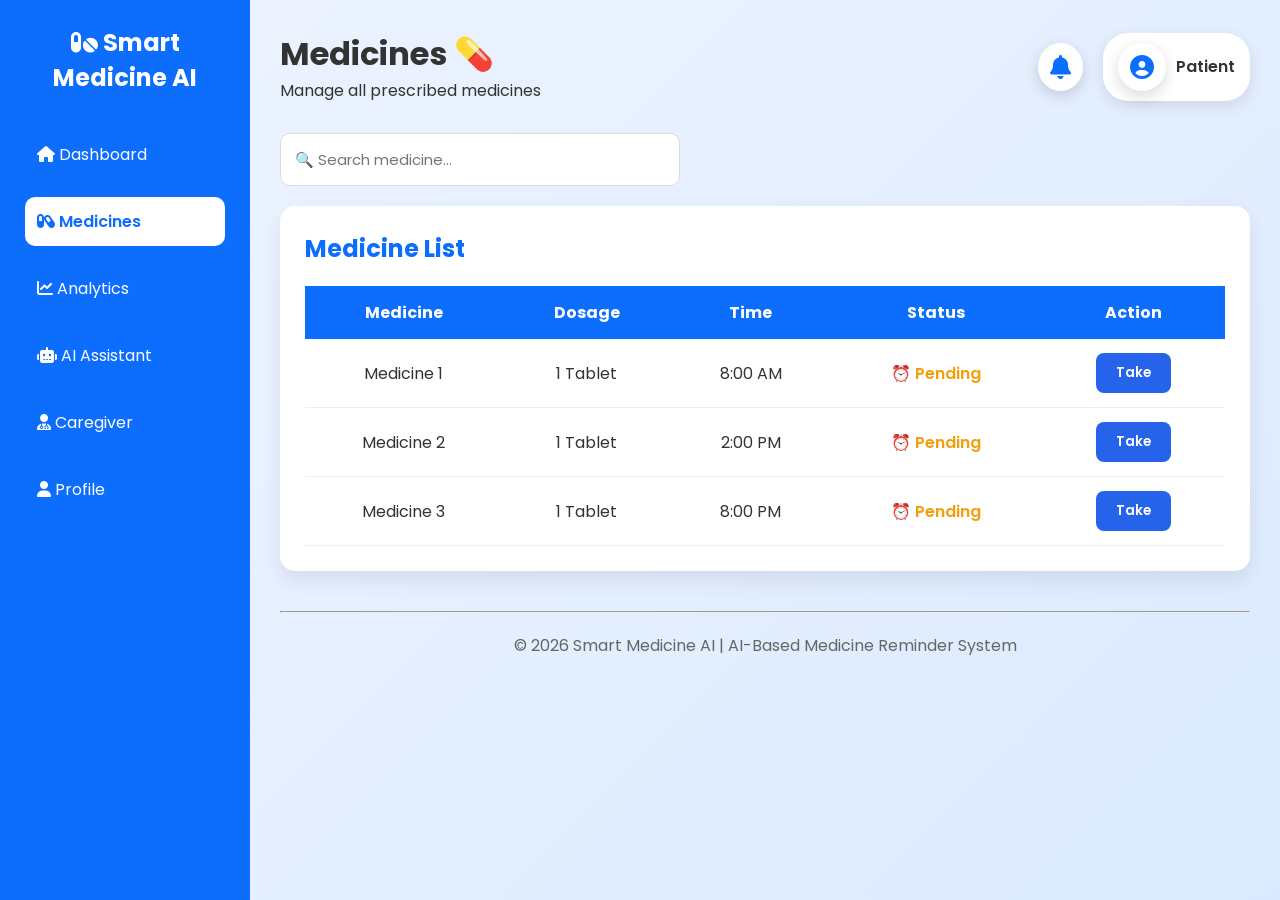
<file: medicines.html>
<!DOCTYPE html>
<html lang="en">

<head>

<meta charset="UTF-8">

<meta name="viewport"
content="width=device-width, initial-scale=1.0">

<title>Medicines | Smart Medicine AI</title>

<link rel="stylesheet"
href="css/style.css">

<link href="https://fonts.googleapis.com/css2?family=Poppins:wght@300;400;500;600;700&display=swap"
rel="stylesheet">

<link rel="stylesheet"
href="https://cdnjs.cloudflare.com/ajax/libs/font-awesome/6.5.2/css/all.min.css">


<style>

.medicine-search{

    width:400px;

    max-width:100%;

    padding:14px;

    border:1px solid #ddd;

    border-radius:10px;

    font-size:15px;

    margin-bottom:20px;

}


.medicine-status{

    font-weight:600;

}


.take-btn,
.untake-btn{

    padding:10px 20px;

    border:none;

    border-radius:8px;

    color:white;

    cursor:pointer;

    font-weight:600;

}


.take-btn{

    background:#2563eb;

}


.take-btn:hover{

    background:#1d4ed8;

}


.untake-btn{

    background:#f59e0b;

}


.untake-btn:hover{

    background:#d97706;

}


.status-taken{

    color:#16a34a;

}


.status-pending{

    color:#f59e0b;

}

</style>

</head>


<body>


<div class="dashboard">


<div class="sidebar">

<h2>

<i class="fa-solid fa-pills"></i>

Smart Medicine AI

</h2>


<ul>

<li>

<a href="dashboard.html">

<i class="fa-solid fa-house"></i>

Dashboard

</a>

</li>


<li class="active">

<a href="medicines.html">

<i class="fa-solid fa-capsules"></i>

Medicines

</a>

</li>


<li>

<a href="analytics.html">

<i class="fa-solid fa-chart-line"></i>

Analytics

</a>

</li>


<li>

<a href="ai.html">

<i class="fa-solid fa-robot"></i>

AI Assistant

</a>

</li>


<li>

<a href="caregiver.html">

<i class="fa-solid fa-user-doctor"></i>

Caregiver

</a>

</li>


<li>

<a href="profile.html">

<i class="fa-solid fa-user"></i>

Profile

</a>

</li>

</ul>

</div>



<div class="main">


<div class="navbar">


<div>

<h1>

Medicines 💊

</h1>

<p>
Manage all prescribed medicines
</p>

</div>


<div class="nav-icons">

<i class="fa-solid fa-bell"></i>


<div class="profile-box">

<i class="fa-solid fa-user-circle"></i>

<span id="topPatientName">
Patient
</span>

</div>

</div>

</div>



<input
type="text"
id="medicineSearch"
class="medicine-search"
placeholder="🔍 Search medicine...">



<div class="schedule">


<h2>
Medicine List
</h2>


<div style="overflow-x:auto;">


<table>

<thead>

<tr>

<th>
Medicine
</th>

<th>
Dosage
</th>

<th>
Time
</th>

<th>
Status
</th>

<th>
Action
</th>

</tr>

</thead>


<tbody id="medicineTableBody">

</tbody>

</table>


</div>

</div>



<footer
style="text-align:center;margin-top:40px;color:#666;">

<hr style="margin-bottom:20px;">

<p>
© 2026 Smart Medicine AI |
AI-Based Medicine Reminder System
</p>

</footer>


</div>

</div>


<script src="js/script.js"></script>


<script>

function loadMedicines(){

    const name =
        localStorage.getItem(
            "patientName"
        ) || "Patient";


    document.getElementById(
        "topPatientName"
    ).textContent = name;



    const medicines =
        getMedicines();


    const takenData =
        getTakenMedicines();


    const today =
        todayDate();


    const table =
        document.getElementById(
            "medicineTableBody"
        );


    table.innerHTML = "";


    medicines.forEach(
        function(medicine){

            const taken =
                takenData[today] &&
                takenData[today][medicine.id];


            const row =
                document.createElement("tr");


            row.innerHTML =

                "<td>" +
                medicine.name +
                "</td>" +

                "<td>1 Tablet</td>" +

                "<td>" +
                formatMedicineTime(
                    medicine.time
                ) +
                "</td>" +

                "<td class='medicine-status'>" +

                (
                    taken

                    ?

                    '<span class="status-taken">✔ Taken</span>'

                    :

                    '<span class="status-pending">⏰ Pending</span>'
                )

                +

                "</td>" +

                "<td>" +

                (
                    taken

                    ?

                    '<button class="untake-btn" onclick="undoMedicine(\'' +
                    medicine.id +
                    '\')">Untake</button>'

                    :

                    '<button class="take-btn" onclick="takeMedicine(\'' +
                    medicine.id +
                    '\')">Take</button>'
                )

                +

                "</td>";


            table.appendChild(row);

        }
    );

}


function takeMedicine(id){

    markMedicineTaken(id);

    loadMedicines();

}


function undoMedicine(id){

    const medicines =
        getMedicines();


    const medicine =
        medicines.find(
            function(m){
                return m.id === id;
            }
        );


    const medicineName =
        medicine
        ? medicine.name
        : "this medicine";


    if(
        !confirm(
            "Mark " +
            medicineName +
            " as NOT TAKEN?"
        )
    ){

        return;

    }


    unTakeMedicine(id);

    loadMedicines();

}


document.getElementById(
    "medicineSearch"
).addEventListener(
    "input",
    function(){

        const search =
            this.value
            .toLowerCase()
            .trim();


        document.querySelectorAll(
            "#medicineTableBody tr"
        ).forEach(
            function(row){

                const name =
                    row.cells[0]
                    ?.textContent
                    .toLowerCase()
                    || "";


                row.style.display =
                    name.includes(search)
                    ? ""
                    : "none";

            }
        );

    }
);


document.addEventListener(
    "DOMContentLoaded",
    loadMedicines
);


window.addEventListener(
    "medicineStatusChanged",
    loadMedicines
);


window.addEventListener(
    "storage",
    loadMedicines
);

</script>

</body>

</html>
</file>
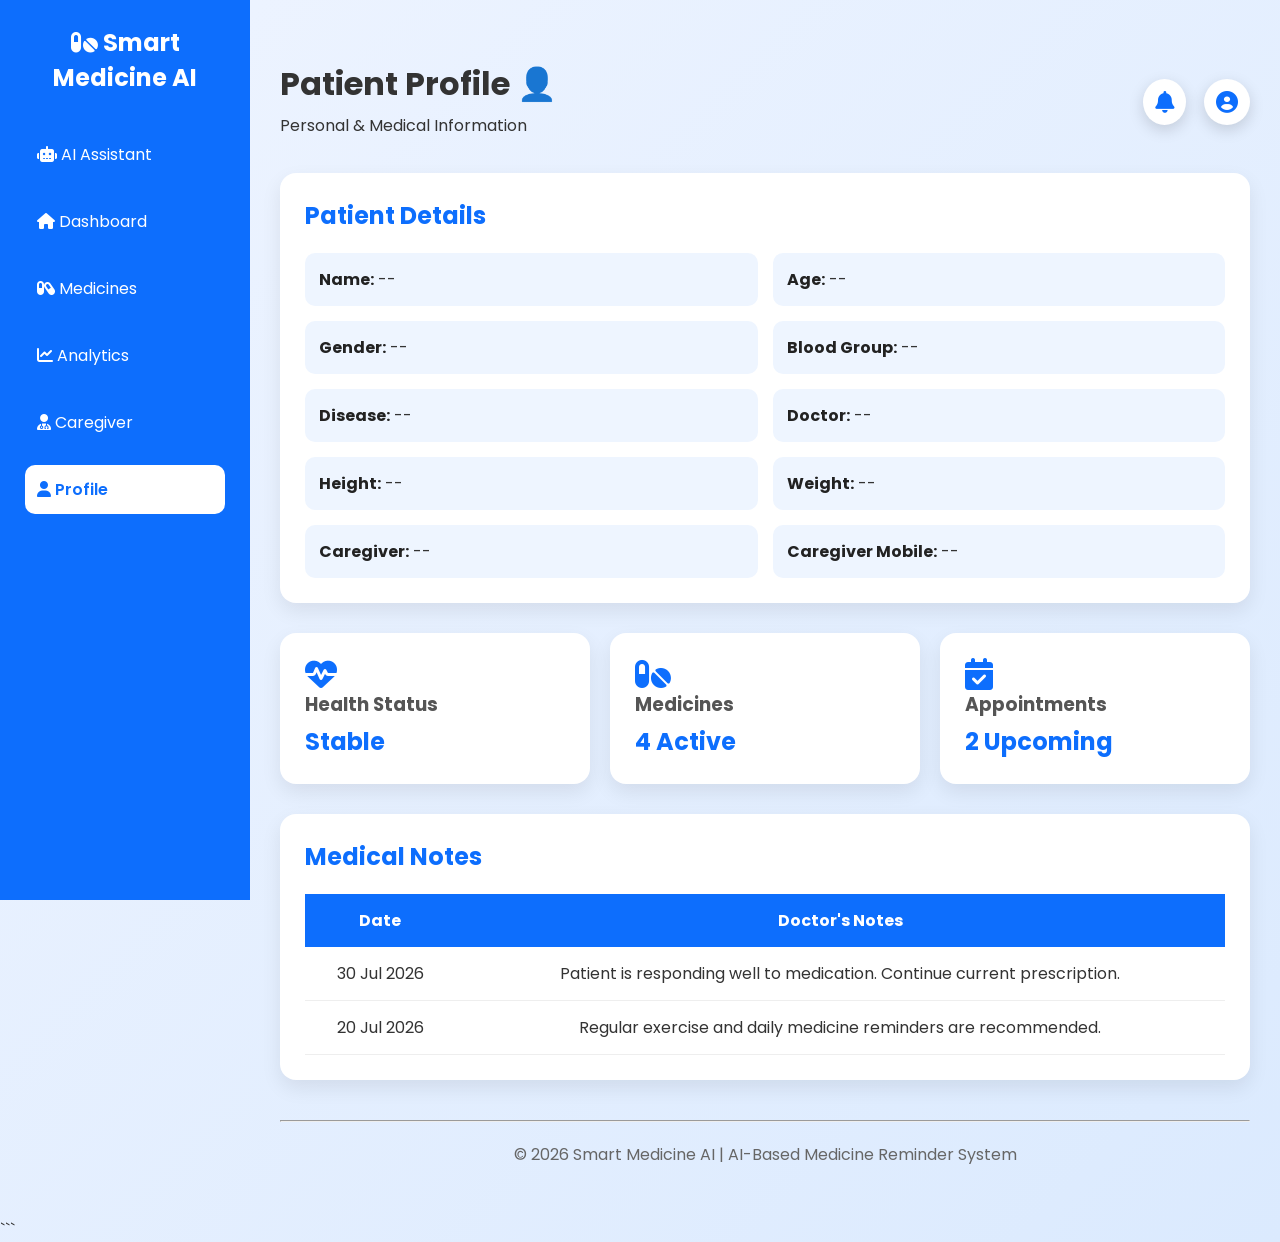
<file: profile.html>
```html
<!DOCTYPE html>
<html lang="en">

<head>

<meta charset="UTF-8">
<meta name="viewport" content="width=device-width, initial-scale=1.0">

<title>Profile | Smart Medicine AI</title>

<link rel="stylesheet" href="css/style.css">

<link href="https://fonts.googleapis.com/css2?family=Poppins:wght@300;400;500;600;700&display=swap"
rel="stylesheet">

<link rel="stylesheet"
href="https://cdnjs.cloudflare.com/ajax/libs/font-awesome/6.5.2/css/all.min.css">

<style>

* {
    box-sizing: border-box;
}

body {
    margin: 0;
}

/* =========================
   LAYOUT
========================= */

.sidebar {
    position: fixed;
    left: 0;
    top: 0;
    width: 250px;
    height: 100vh;
    z-index: 1000;
}

.main {
    margin-left: 250px;
    min-height: 100vh;
    padding: 35px 30px 50px;
    width: calc(100% - 250px);
}

/* =========================
   NAVBAR
========================= */

.navbar {
    display: flex;
    justify-content: space-between;
    align-items: center;
    margin-bottom: 30px;
}

.navbar h1 {
    margin: 0 0 5px;
}

.navbar p {
    margin: 5px 0;
}

.nav-icons {
    display: flex;
    align-items: center;
    gap: 18px;
}

.nav-icons > i {
    color: #0d6efd;
    font-size: 22px;
}

/* =========================
   PATIENT CARD
========================= */

.patient-card {
    background: white;
    padding: 25px;
    border-radius: 16px;
    box-shadow: 0 8px 20px rgba(0,0,0,0.08);
    margin-bottom: 30px;
}

.patient-card h2 {
    color: #0d6efd;
    margin-top: 0;
}

.patient-grid {
    display: grid;
    grid-template-columns: repeat(2, minmax(0, 1fr));
    gap: 15px;
}

.patient-grid > div {
    background: #eef5ff;
    padding: 14px;
    border-radius: 10px;
    word-break: break-word;
}

.patient-grid strong {
    color: #222;
}

/* =========================
   HEALTH CARDS
========================= */

.cards {
    display: grid;
    grid-template-columns: repeat(3, minmax(0, 1fr));
    gap: 20px;
    margin-bottom: 30px;
}

.card {
    background: white;
    padding: 25px;
    border-radius: 16px;
    box-shadow: 0 8px 20px rgba(0,0,0,0.08);
}

.card i {
    color: #0d6efd;
}

.card h3 {
    color: #555;
    margin-bottom: 5px;
}

.card h2 {
    color: #0d6efd;
}

/* =========================
   MEDICAL NOTES
========================= */

.schedule {
    background: white;
    padding: 25px;
    border-radius: 16px;
    box-shadow: 0 8px 20px rgba(0,0,0,0.08);
    overflow-x: auto;
}

.schedule h2 {
    color: #0d6efd;
    margin-top: 0;
}

.schedule table {
    width: 100%;
    border-collapse: collapse;
}

.schedule th {
    background: #0d6efd;
    color: white;
    padding: 14px;
    text-align: center;
}

.schedule td {
    padding: 14px;
    text-align: center;
    border-bottom: 1px solid #eee;
}

/* =========================
   RESPONSIVE
========================= */

@media (max-width: 1000px) {

    .cards {
        grid-template-columns: 1fr 1fr;
    }

}

@media (max-width: 800px) {

    .sidebar {
        width: 210px;
    }

    .main {
        margin-left: 210px;
        width: calc(100% - 210px);
        padding: 25px 20px 40px;
    }

    .patient-grid {
        grid-template-columns: 1fr;
    }

}

@media (max-width: 600px) {

    .cards {
        grid-template-columns: 1fr;
    }

    .navbar {
        flex-direction: column;
        align-items: flex-start;
    }

}

</style>

</head>


<body>


<!-- =========================
     SIDEBAR
========================= -->

<div class="sidebar">

    <h2>

        <i class="fa-solid fa-pills"></i>

        Smart Medicine AI

    </h2>


    <ul>
        <li>
    <a href="ai.html">
        <i class="fa-solid fa-robot"></i>
        AI Assistant
    </a>
</li>

        <li>

            <a href="dashboard.html">

                <i class="fa-solid fa-house"></i>

                Dashboard

            </a>

        </li>


        <li>

            <a href="medicines.html">

                <i class="fa-solid fa-capsules"></i>

                Medicines

            </a>

        </li>


        <li>

            <a href="analytics.html">

                <i class="fa-solid fa-chart-line"></i>

                Analytics

            </a>

        </li>


        <li>

            <a href="caregiver.html">

                <i class="fa-solid fa-user-doctor"></i>

                Caregiver

            </a>

        </li>


        <li class="active">

            <a href="profile.html">

                <i class="fa-solid fa-user"></i>

                Profile

            </a>

        </li>

    </ul>

</div>


<!-- =========================
     MAIN
========================= -->

<div class="main">


    <!-- =========================
         NAVBAR
    ========================= -->

    <div class="navbar">

        <div>

            <h1>
                Patient Profile 👤
            </h1>

            <p>
                Personal & Medical Information
            </p>

        </div>


        <div class="nav-icons">

            <i class="fa-solid fa-bell"></i>

            <i class="fa-solid fa-user-circle"></i>

        </div>

    </div>


    <!-- =========================
         PATIENT DETAILS
    ========================= -->

    <div class="patient-card">

        <h2>
            Patient Details
        </h2>


        <div class="patient-grid">


            <div>

                <strong>Name:</strong>

                <span id="patientName">
                    --
                </span>

            </div>


            <div>

                <strong>Age:</strong>

                <span id="patientAge">
                    --
                </span>

            </div>


            <div>

                <strong>Gender:</strong>

                <span id="gender">
                    --
                </span>

            </div>


            <div>

                <strong>Blood Group:</strong>

                <span id="bloodGroup">
                    --
                </span>

            </div>


            <div>

                <strong>Disease:</strong>

                <span id="disease">
                    --
                </span>

            </div>


            <div>

                <strong>Doctor:</strong>

                <span id="doctor">
                    --
                </span>

            </div>


            <div>

                <strong>Height:</strong>

                <span id="height">
                    --
                </span>

            </div>


            <div>

                <strong>Weight:</strong>

                <span id="weight">
                    --
                </span>

            </div>


            <div>

                <strong>Caregiver:</strong>

                <span id="caregiverName">
                    --
                </span>

            </div>


            <div>

                <strong>Caregiver Mobile:</strong>

                <span id="caregiverNumber">
                    --
                </span>

            </div>


        </div>

    </div>


    <!-- =========================
         HEALTH CARDS
    ========================= -->

    <div class="cards">


        <div class="card">

            <i class="fa-solid fa-heart-pulse fa-2x"></i>

            <h3>
                Health Status
            </h3>

            <h2>
                Stable
            </h2>

        </div>


        <div class="card">

            <i class="fa-solid fa-pills fa-2x"></i>

            <h3>
                Medicines
            </h3>

            <h2>
                4 Active
            </h2>

        </div>


        <div class="card">

            <i class="fa-solid fa-calendar-check fa-2x"></i>

            <h3>
                Appointments
            </h3>

            <h2>
                2 Upcoming
            </h2>

        </div>


    </div>


    <!-- =========================
         MEDICAL NOTES
    ========================= -->

    <div class="schedule">

        <h2>
            Medical Notes
        </h2>


        <table>

            <thead>

                <tr>

                    <th>
                        Date
                    </th>

                    <th>
                        Doctor's Notes
                    </th>

                </tr>

            </thead>


            <tbody>

                <tr>

                    <td>
                        30 Jul 2026
                    </td>

                    <td>
                        Patient is responding well to medication.
                        Continue current prescription.
                    </td>

                </tr>


                <tr>

                    <td>
                        20 Jul 2026
                    </td>

                    <td>
                        Regular exercise and daily medicine reminders
                        are recommended.
                    </td>

                </tr>

            </tbody>

        </table>

    </div>


    <!-- =========================
         FOOTER
    ========================= -->

    <footer
        style="
            text-align:center;
            margin-top:40px;
            color:#666;
        ">

        <hr style="margin-bottom:20px;">

        <p>
            © 2026 Smart Medicine AI |
            AI-Based Medicine Reminder System
        </p>

    </footer>


</div>


<script src="js/script.js"></script>


<script>

/* =====================================================
   LOAD PATIENT DETAILS FROM LOGIN
===================================================== */

window.addEventListener(
    "load",
    function() {


        const patientName =
            localStorage.getItem(
                "patientName"
            );


        const patientAge =
            localStorage.getItem(
                "patientAge"
            );


        const gender =
            localStorage.getItem(
                "gender"
            );


        const bloodGroup =
            localStorage.getItem(
                "bloodGroup"
            );


        const disease =
            localStorage.getItem(
                "disease"
            );


        const doctor =
            localStorage.getItem(
                "doctor"
            );


        const height =
            localStorage.getItem(
                "height"
            );


        const weight =
            localStorage.getItem(
                "weight"
            );


        const caregiverName =
            localStorage.getItem(
                "caregiverName"
            );


        const caregiverNumber =
            localStorage.getItem(
                "caregiverNumber"
            );


        setProfileText(
            "patientName",
            patientName || "--"
        );


        setProfileText(
            "patientAge",
            patientAge
                ? patientAge + " Years"
                : "--"
        );


        setProfileText(
            "gender",
            gender || "--"
        );


        setProfileText(
            "bloodGroup",
            bloodGroup || "--"
        );


        setProfileText(
            "disease",
            disease || "--"
        );


        setProfileText(
            "doctor",
            doctor || "--"
        );


        setProfileText(
            "height",
            height
                ? height + " cm"
                : "--"
        );


        setProfileText(
            "weight",
            weight
                ? weight + " kg"
                : "--"
        );


        setProfileText(
            "caregiverName",
            caregiverName || "--"
        );


        setProfileText(
            "caregiverNumber",
            caregiverNumber || "--"
        );


        /* PAGE TITLE */

        if (patientName) {

            document.title =
                patientName +
                " | Smart Medicine AI";

        }

    }
);


/* =====================================================
   SAFE PROFILE TEXT
===================================================== */

function setProfileText(
    id,
    value
) {

    const element =
        document.getElementById(id);


    if (element) {

        element.textContent =
            value;

    }

}

</script>


</body>

</html>
```
</file>
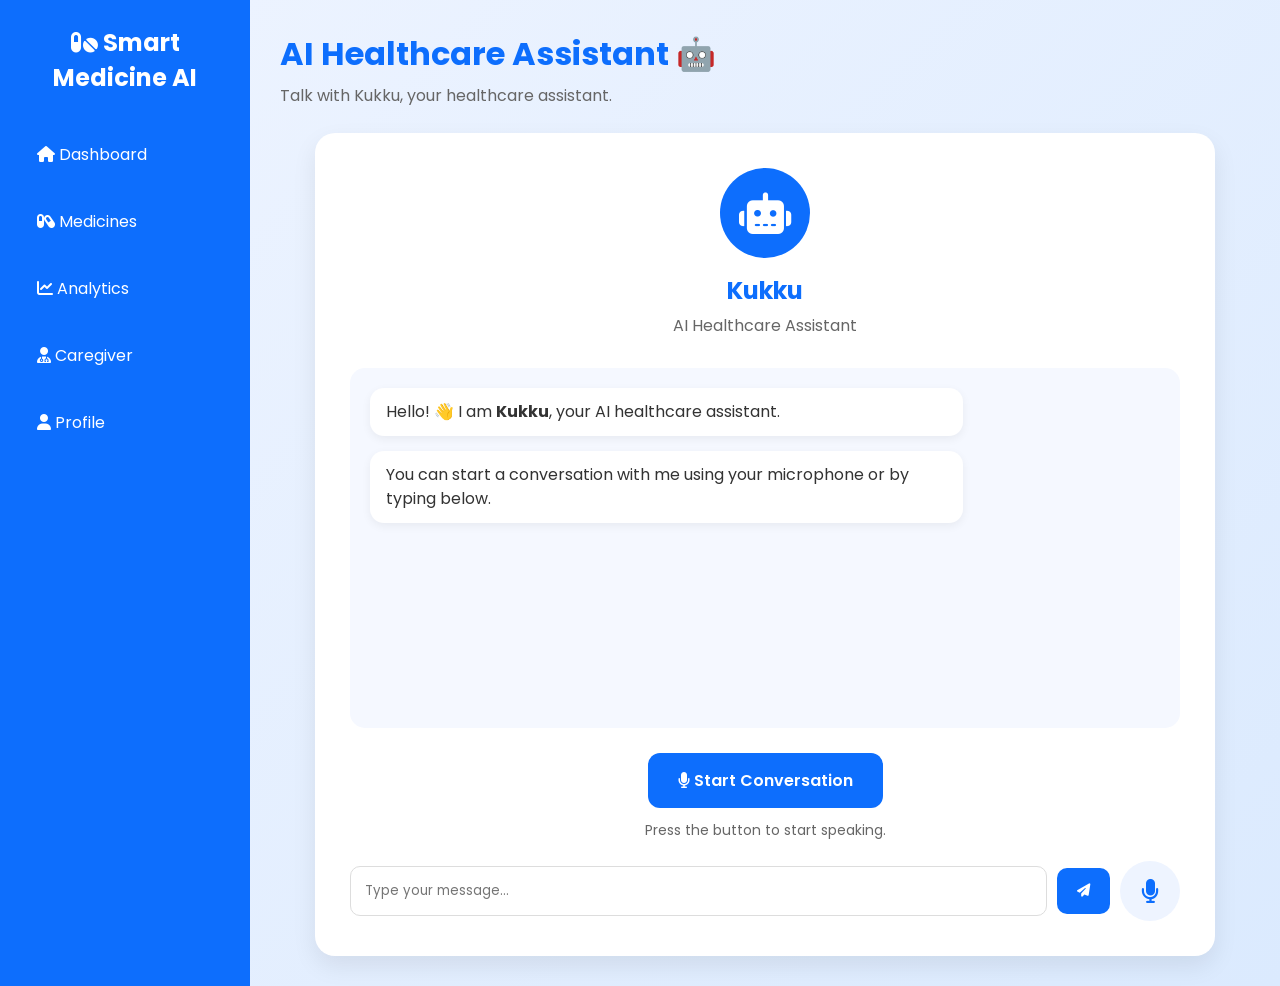
<file: sarvagya.html>
<!DOCTYPE html>
<html lang="en">

<head>

<meta charset="UTF-8">
<meta name="viewport" content="width=device-width, initial-scale=1.0">

<title>Kukku | AI Healthcare Assistant</title>

<link rel="stylesheet" href="css/style.css">

<link href="https://fonts.googleapis.com/css2?family=Poppins:wght@300;400;500;600;700&display=swap"
rel="stylesheet">

<link rel="stylesheet"
href="https://cdnjs.cloudflare.com/ajax/libs/font-awesome/6.5.2/css/all.min.css">

<style>

.ai-page{
    min-height:100vh;
    display:flex;
}

.ai-main{
    flex:1;
    padding:30px;
}

.ai-header{
    display:flex;
    justify-content:space-between;
    align-items:center;
    margin-bottom:25px;
}

.ai-header h1{
    color:#0d6efd;
    margin-bottom:5px;
}

.ai-header p{
    color:#666;
}

.ai-container{
    max-width:900px;
    margin:0 auto;
}

.ai-card-main{
    background:white;
    border-radius:20px;
    padding:35px;
    box-shadow:0 10px 25px rgba(0,0,0,.08);
}

.kukku-avatar{
    width:90px;
    height:90px;
    margin:0 auto 15px;
    border-radius:50%;
    background:#0d6efd;
    color:white;
    display:flex;
    align-items:center;
    justify-content:center;
    font-size:42px;
}

.kukku-title{
    text-align:center;
}

.kukku-title h2{
    color:#0d6efd;
    margin-bottom:5px;
}

.kukku-title p{
    color:#666;
}

.chat-box{
    margin-top:30px;
    height:360px;
    overflow-y:auto;
    padding:20px;
    background:#f5f8ff;
    border-radius:15px;
}

.message{
    padding:12px 16px;
    border-radius:14px;
    margin-bottom:15px;
    max-width:75%;
    line-height:1.5;
}

.ai-message{
    background:white;
    box-shadow:0 3px 10px rgba(0,0,0,.06);
}

.user-message{
    background:#0d6efd;
    color:white;
    margin-left:auto;
}

.start-area{
    text-align:center;
    margin-top:25px;
}

.start-btn{
    border:none;
    background:#0d6efd;
    color:white;
    padding:15px 30px;
    border-radius:12px;
    font-size:16px;
    font-weight:600;
    cursor:pointer;
}

.start-btn:hover{
    background:#0056d2;
}

.mic-status{
    margin-top:12px;
    color:#666;
    font-size:14px;
}

.mic-button{
    width:60px;
    height:60px;
    border-radius:50%;
    border:none;
    background:#eef4ff;
    color:#0d6efd;
    font-size:24px;
    cursor:pointer;
    margin-left:10px;
}

.mic-button:hover{
    background:#dbeafe;
}

.input-area{
    display:flex;
    align-items:center;
    margin-top:20px;
}

.input-area input{
    flex:1;
    padding:14px;
    border:1px solid #ddd;
    border-radius:10px;
    font-family:Poppins,sans-serif;
    outline:none;
}

.send-button{
    margin-left:10px;
    padding:13px 20px;
    border:none;
    border-radius:10px;
    background:#0d6efd;
    color:white;
    cursor:pointer;
}

@media(max-width:900px){

    .ai-page{
        flex-direction:column;
    }

    .sidebar{
        width:100%;
        min-height:auto;
    }

    .ai-main{
        padding:20px;
    }

}

</style>

</head>


<body>


<div class="ai-page">


<!-- ================= SIDEBAR ================= -->

<div class="sidebar">

<h2>

<i class="fa-solid fa-pills"></i>

Smart Medicine AI

</h2>


<ul>

<li>

<a href="dashboard.html">

<i class="fa-solid fa-house"></i>

Dashboard

</a>

</li>


<li>

<a href="medicines.html">

<i class="fa-solid fa-capsules"></i>

Medicines

</a>

</li>


<li>

<a href="analytics.html">

<i class="fa-solid fa-chart-line"></i>

Analytics

</a>

</li>


<li>

<a href="caregiver.html">

<i class="fa-solid fa-user-doctor"></i>

Caregiver

</a>

</li>


<li>

<a href="profile.html">

<i class="fa-solid fa-user"></i>

Profile

</a>

</li>


</ul>

</div>



<!-- ================= MAIN ================= -->

<div class="ai-main">


<div class="ai-header">

<div>

<h1>

AI Healthcare Assistant 🤖

</h1>

<p>

Talk with Kukku, your healthcare assistant.

</p>

</div>

</div>



<div class="ai-container">


<div class="ai-card-main">


<div class="kukku-avatar">

<i class="fa-solid fa-robot"></i>

</div>


<div class="kukku-title">

<h2>

Kukku

</h2>

<p>

AI Healthcare Assistant

</p>

</div>



<!-- ================= CHAT ================= -->

<div
class="chat-box"
id="chatBox">

<div class="message ai-message">

Hello! 👋 I am <strong>Kukku</strong>, your AI healthcare assistant.

</div>

<div class="message ai-message">

You can start a conversation with me using your microphone or by typing below.

</div>

</div>



<!-- ================= START ================= -->

<div class="start-area">

<button
class="start-btn"
onclick="startConversation()">

<i class="fa-solid fa-microphone"></i>

Start Conversation

</button>


<div
class="mic-status"
id="micStatus">

Press the button to start speaking.

</div>

</div>



<!-- ================= INPUT ================= -->

<div class="input-area">

<input
type="text"
id="userInput"
placeholder="Type your message...">

<button
class="send-button"
onclick="sendMessage()">

<i class="fa-solid fa-paper-plane"></i>

</button>


<button
class="mic-button"
onclick="startListening()">

<i class="fa-solid fa-microphone"></i>

</button>

</div>


</div>

</div>

</div>

</div>



<script>


/* =========================
   CHAT
========================= */

function addMessage(text,type){

const chatBox =
document.getElementById("chatBox");

const message =
document.createElement("div");

message.className =
"message " +
(type === "user"
? "user-message"
: "ai-message");

message.textContent =
text;

chatBox.appendChild(message);

chatBox.scrollTop =
chatBox.scrollHeight;

}



/* =========================
   SEND MESSAGE
========================= */

function sendMessage(){

const input =
document.getElementById("userInput");

const text =
input.value.trim();

if(!text){

return;

}

addMessage(
text,
"user"
);

input.value = "";


/*
   This is the connection point
   for Sarvagya's Kukku AI backend.
*/

sendToKukku(text);

}



/* =========================
   KUKKU CONNECTION
========================= */

async function sendToKukku(message){

/*
   IMPORTANT:

   When Sarvagya provides the actual
   Kukku AI API/backend endpoint,
   put that endpoint here.

   Example:

   const response = await fetch(
       "YOUR_KUKKU_API_URL",
       {
           method:"POST",
           headers:{
               "Content-Type":
               "application/json"
           },
           body:JSON.stringify({
               message:message
           })
       }
   );

   const data = await response.json();

   addMessage(data.reply,"ai");
*/


/*
   Temporary response until
   Sarvagya's actual AI backend
   is connected.
*/

setTimeout(function(){

addMessage(
"Kukku is ready to receive your message. The AI backend connection will be added when Sarvagya's AI endpoint is connected.",
"ai"
);

},500);

}



/* =========================
   START CONVERSATION
========================= */

function startConversation(){

startListening();

}



/* =========================
   VOICE RECOGNITION
========================= */

function startListening(){

const SpeechRecognition =
window.SpeechRecognition ||
window.webkitSpeechRecognition;


if(!SpeechRecognition){

alert(
"Voice recognition is not supported in this browser. Please use Google Chrome."
);

return;

}


const recognition =
new SpeechRecognition();


recognition.lang =
"en-IN";

recognition.continuous =
false;

recognition.interimResults =
false;


const status =
document.getElementById(
"micStatus"
);


status.textContent =
"🎙️ Listening...";


recognition.start();


recognition.onresult =
function(event){

const text =
event.results[0][0].transcript;


status.textContent =
"You said: " + text;


addMessage(
text,
"user"
);


sendToKukku(text);

};


recognition.onerror =
function(event){

console.error(
"Voice recognition error:",
event.error
);

status.textContent =
"Microphone error. Please try again.";

};


recognition.onend =
function(){

if(
status.textContent ===
"🎙️ Listening..."
){

status.textContent =
"Press the button to speak again.";

}

};

}



/* =========================
   ENTER KEY
========================= */

document
.getElementById("userInput")
.addEventListener(
"keydown",
function(event){

if(event.key === "Enter"){

sendMessage();

}

});


</script>


</body>

</html>
</file>
<file: css/style.css>
/* ===========================
   GOOGLE FONT
=========================== */

@import url('https://fonts.googleapis.com/css2?family=Poppins:wght@300;400;500;600;700&display=swap');

*{
    margin:0;
    padding:0;
    box-sizing:border-box;
    font-family:'Poppins',sans-serif;
}

body{
    background:linear-gradient(135deg,#eef4ff,#dbeafe);
    color:#333;
}

/* ===========================
   LOGIN PAGE
=========================== */

.login-page{
    width:100%;
    height:100vh;
    display:flex;
    justify-content:center;
    align-items:center;
    background:linear-gradient(135deg,#0d6efd,#29b6f6);
}

.login-box{
    width:420px;
    background:white;
    padding:40px;
    border-radius:20px;
    box-shadow:0 20px 40px rgba(0,0,0,.15);
    text-align:center;
}

.logo{
    width:90px;
    height:90px;
    border-radius:50%;
    background:#0d6efd;
    color:white;
    display:flex;
    justify-content:center;
    align-items:center;
    margin:auto;
    font-size:40px;
    margin-bottom:20px;
}

.login-box h1{
    color:#0d6efd;
    margin-bottom:8px;
}

.login-box p{
    color:#666;
    margin-bottom:25px;
}

.input-box{
    width:100%;
    padding:15px;
    border:1px solid #ddd;
    border-radius:10px;
    margin-bottom:15px;
    font-size:16px;
}

.login-btn{
    width:100%;
    padding:15px;
    border:none;
    background:#0d6efd;
    color:white;
    font-size:18px;
    border-radius:10px;
    cursor:pointer;
    transition:.3s;
}

.login-btn:hover{
    background:#0056d2;
}

/* ===========================
   DASHBOARD
=========================== */

.dashboard{
    display:flex;
    min-height:100vh;
}

/* ===========================
   SIDEBAR
=========================== */

.sidebar{
    width:250px;
    background:#0d6efd;
    color:white;
    min-height:100vh;
    padding:25px;
}

.sidebar h2{
    text-align:center;
    margin-bottom:35px;
}

.sidebar ul{
    list-style:none;
}

.sidebar ul li{
    margin:18px 0;
}

.sidebar ul li a{
    text-decoration:none;
    color:white;
    display:block;
    padding:12px;
    border-radius:10px;
    transition:.3s;
}

.sidebar ul li a:hover{
    background:rgba(255,255,255,.2);
}

/* Active Page */

.sidebar ul li.active a{
    background:white;
    color:#0d6efd;
    font-weight:600;
    border-radius:10px;
}

.sidebar ul li.active a i{
    color:#0d6efd;
}

/* ===========================
   MAIN CONTENT
=========================== */

.main{
    flex:1;
    padding:30px;
}

.navbar{
    display:flex;
    justify-content:space-between;
    align-items:center;
    margin-bottom:30px;
}

.nav-left h1{
    color:#0d6efd;
    margin-bottom:8px;
}

#date{
    color:#666;
    font-size:15px;
}

#clock{
    color:#0d6efd;
    font-size:22px;
    font-weight:600;
    margin-top:5px;
}

.nav-icons{
    display:flex;
    align-items:center;
    gap:20px;
}

.nav-icons i{
    font-size:24px;
    color:#0d6efd;
    background:white;
    padding:12px;
    border-radius:50%;
    box-shadow:0 5px 15px rgba(0,0,0,.15);
    cursor:pointer;
}

.profile-box{
    display:flex;
    align-items:center;
    gap:10px;
    background:white;
    padding:10px 15px;
    border-radius:25px;
    box-shadow:0 5px 15px rgba(0,0,0,.1);
}

.profile-box span{
    font-weight:600;
}

/* ===========================
   DASHBOARD SUMMARY - 4 BOXES
=========================== */

.dashboard-summary{
    display:grid;
    grid-template-columns:repeat(4,1fr);
    gap:20px;
    width:100%;
    margin-top:25px;
    margin-bottom:30px;
}

.dashboard-summary .dashboard-card{
    min-width:0;
    min-height:150px;
    background:white;
    padding:25px;
    border-radius:15px;
    box-shadow:0 10px 20px rgba(0,0,0,.08);
}

.dashboard-summary .dashboard-card h3{
    color:#666;
    margin-bottom:10px;
}

.dashboard-summary .dashboard-card h2{
    color:#0d6efd;
}

/* ===========================
   DASHBOARD CARDS
=========================== */

.cards{
    display:grid;
    grid-template-columns:repeat(auto-fit,minmax(220px,1fr));
    gap:20px;
    margin-top:25px;
    margin-bottom:30px;
}

.card{
    background:white;
    padding:25px;
    border-radius:15px;
    box-shadow:0 10px 20px rgba(0,0,0,.08);
}

.card h3{
    color:#666;
    margin-bottom:10px;
}

.card h2{
    color:#0d6efd;
}

/* ===========================
   HEALTH CARD
=========================== */

.health-card{
    background:white;
    padding:25px;
    border-radius:15px;
    box-shadow:0 10px 20px rgba(0,0,0,.08);
}

/* ===========================
   SCHEDULE
=========================== */

.schedule{
    background:white;
    padding:25px;
    border-radius:15px;
    box-shadow:0 10px 20px rgba(0,0,0,.08);
    margin-bottom:30px;
}

.schedule h2{
    color:#0d6efd;
    margin-bottom:20px;
}

table{
    width:100%;
    border-collapse:collapse;
}

th{
    background:#0d6efd;
    color:white;
    padding:14px;
}

td{
    padding:14px;
    text-align:center;
    border-bottom:1px solid #eee;
}

/* ===========================
   PATIENT INFORMATION
=========================== */

.patient-card{
    margin-top:30px;
    background:white;
    padding:25px;
    border-radius:15px;
    box-shadow:0 10px 20px rgba(0,0,0,.08);
}

.patient-card h2{
    color:#0d6efd;
    margin-bottom:20px;
}

.patient-grid{
    display:grid;
    grid-template-columns:repeat(2,1fr);
    gap:15px;
}

.patient-grid div{
    background:#eef4ff;
    padding:15px;
    border-radius:10px;
}

/* ===========================
   EMERGENCY SOS
=========================== */

.sos-card{
    margin-top:30px;
    background:white;
    padding:30px;
    border-radius:15px;
    text-align:center;
    box-shadow:0 10px 20px rgba(0,0,0,.08);
}

.sos-card h2{
    color:#dc2626;
    margin-bottom:15px;
}

.sos-btn{
    margin-top:20px;
    padding:15px 40px;
    border:none;
    border-radius:10px;
    background:#dc2626;
    color:white;
    font-size:18px;
    cursor:pointer;
    transition:.3s;
}

.sos-btn:hover{
    background:#b91c1c;
    transform:scale(1.05);
}

/* ===========================
   MEDICINE PROGRESS
=========================== */

.progress-card{
    margin-top:30px;
    background:white;
    padding:25px;
    border-radius:15px;
    box-shadow:0 10px 20px rgba(0,0,0,.08);
}

.progress-bar{
    width:100%;
    height:25px;
    background:#e5e7eb;
    border-radius:20px;
    overflow:hidden;
    margin:15px 0;
}

.progress-fill{
    width:75%;
    height:100%;
    background:#22c55e;
    color:white;
    text-align:center;
    line-height:25px;
    font-weight:bold;
}

/* ===========================
   ACTION BUTTON
=========================== */

.action-btn{
    margin-top:15px;
    padding:10px 20px;
    background:#2563eb;
    color:white;
    border:none;
    border-radius:8px;
    cursor:pointer;
    font-size:16px;
    transition:.3s;
}

.action-btn:hover{
    background:#1d4ed8;
}

/* ===========================
   ANIMATIONS
=========================== */

.card,
.patient-card,
.schedule,
.sos-card,
.progress-card,
.dashboard-summary .dashboard-card{
    transition:0.3s ease;
}

.card:hover,
.patient-card:hover,
.schedule:hover,
.sos-card:hover,
.progress-card:hover,
.dashboard-summary .dashboard-card:hover{
    transform:translateY(-6px);
    box-shadow:0 15px 35px rgba(0,0,0,.15);
}

button{
    transition:0.3s;
}

button:hover{
    transform:scale(1.05);
}

/* ===========================
   AI ASSISTANT
=========================== */

.ai-card{
    margin-top:30px;
    background:white;
    padding:25px;
    border-radius:15px;
    box-shadow:0 10px 25px rgba(0,0,0,.1);
    transition:.3s;
}

.ai-card:hover{
    transform:translateY(-5px);
    box-shadow:0 15px 35px rgba(0,0,0,.15);
}

.ai-card h2{
    color:#2563eb;
    margin-bottom:20px;
}

.ai-content p{
    margin:12px 0;
    font-size:16px;
}

.safe{
    color:green;
    font-weight:bold;
}

/* ===========================
   RESPONSIVE
=========================== */

@media(max-width:1100px){

    .dashboard-summary{
        grid-template-columns:repeat(2,1fr);
    }

}

@media(max-width:900px){

    .dashboard{
        flex-direction:column;
    }

    .sidebar{
        width:100%;
        min-height:auto;
    }

    .patient-grid{
        grid-template-columns:1fr;
    }

    .cards{
        grid-template-columns:1fr;
    }

    .navbar{
        flex-direction:column;
        align-items:flex-start;
        gap:15px;
    }

}

@media(max-width:600px){

    .dashboard-summary{
        grid-template-columns:1fr;
    }

}
/* ===========================
   TOP 4 DASHBOARD SUMMARY BOXES
=========================== */

.top-summary {
    display: grid;
    grid-template-columns: repeat(4, 1fr);
    gap: 20px;
    width: 100%;
    margin-top: 25px;
    margin-bottom: 30px;
}

.top-summary .card,
.top-summary .health-card {
    margin: 0;
    min-width: 0;
    min-height: 150px;
}

/* Keep the rest of the dashboard unchanged */

@media (max-width: 1100px) {

    .top-summary {
        grid-template-columns: repeat(2, 1fr);
    }

}

@media (max-width: 600px) {

    .top-summary {
        grid-template-columns: 1fr;
    }

}
</file>
